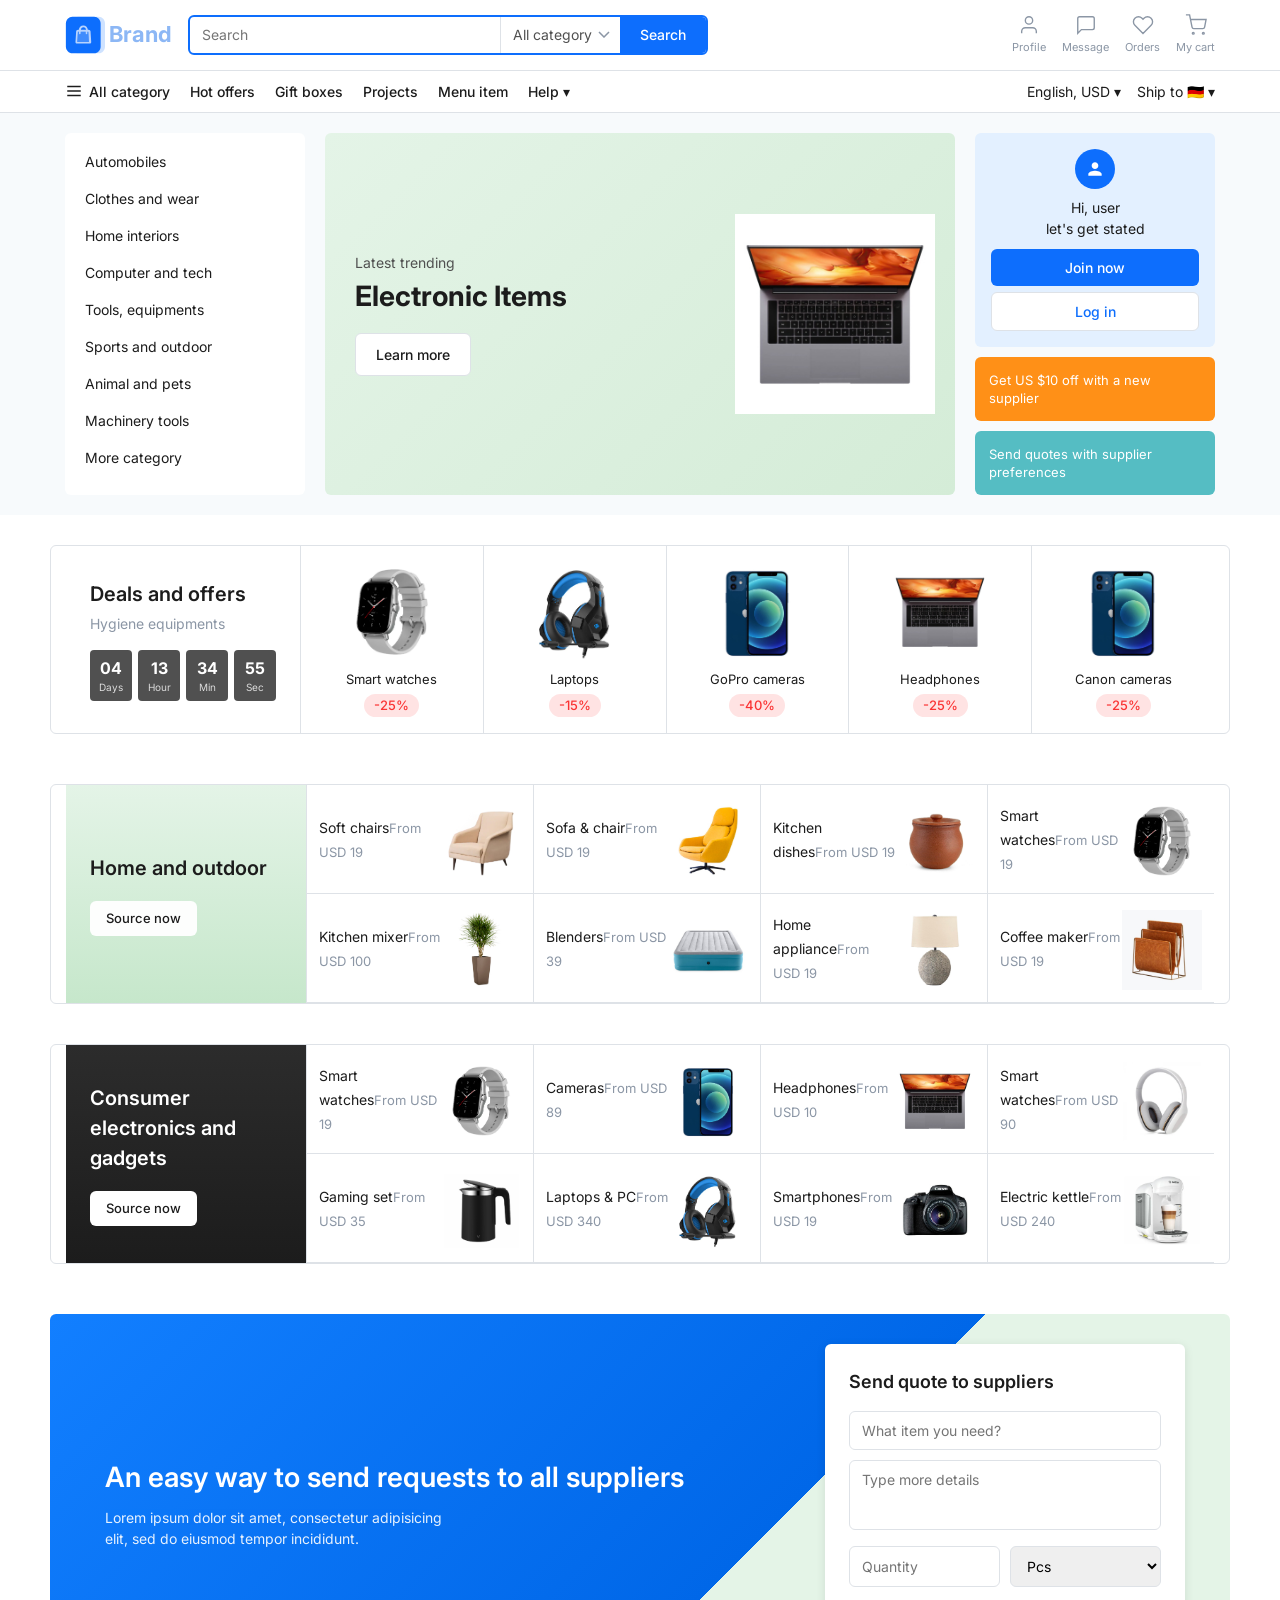
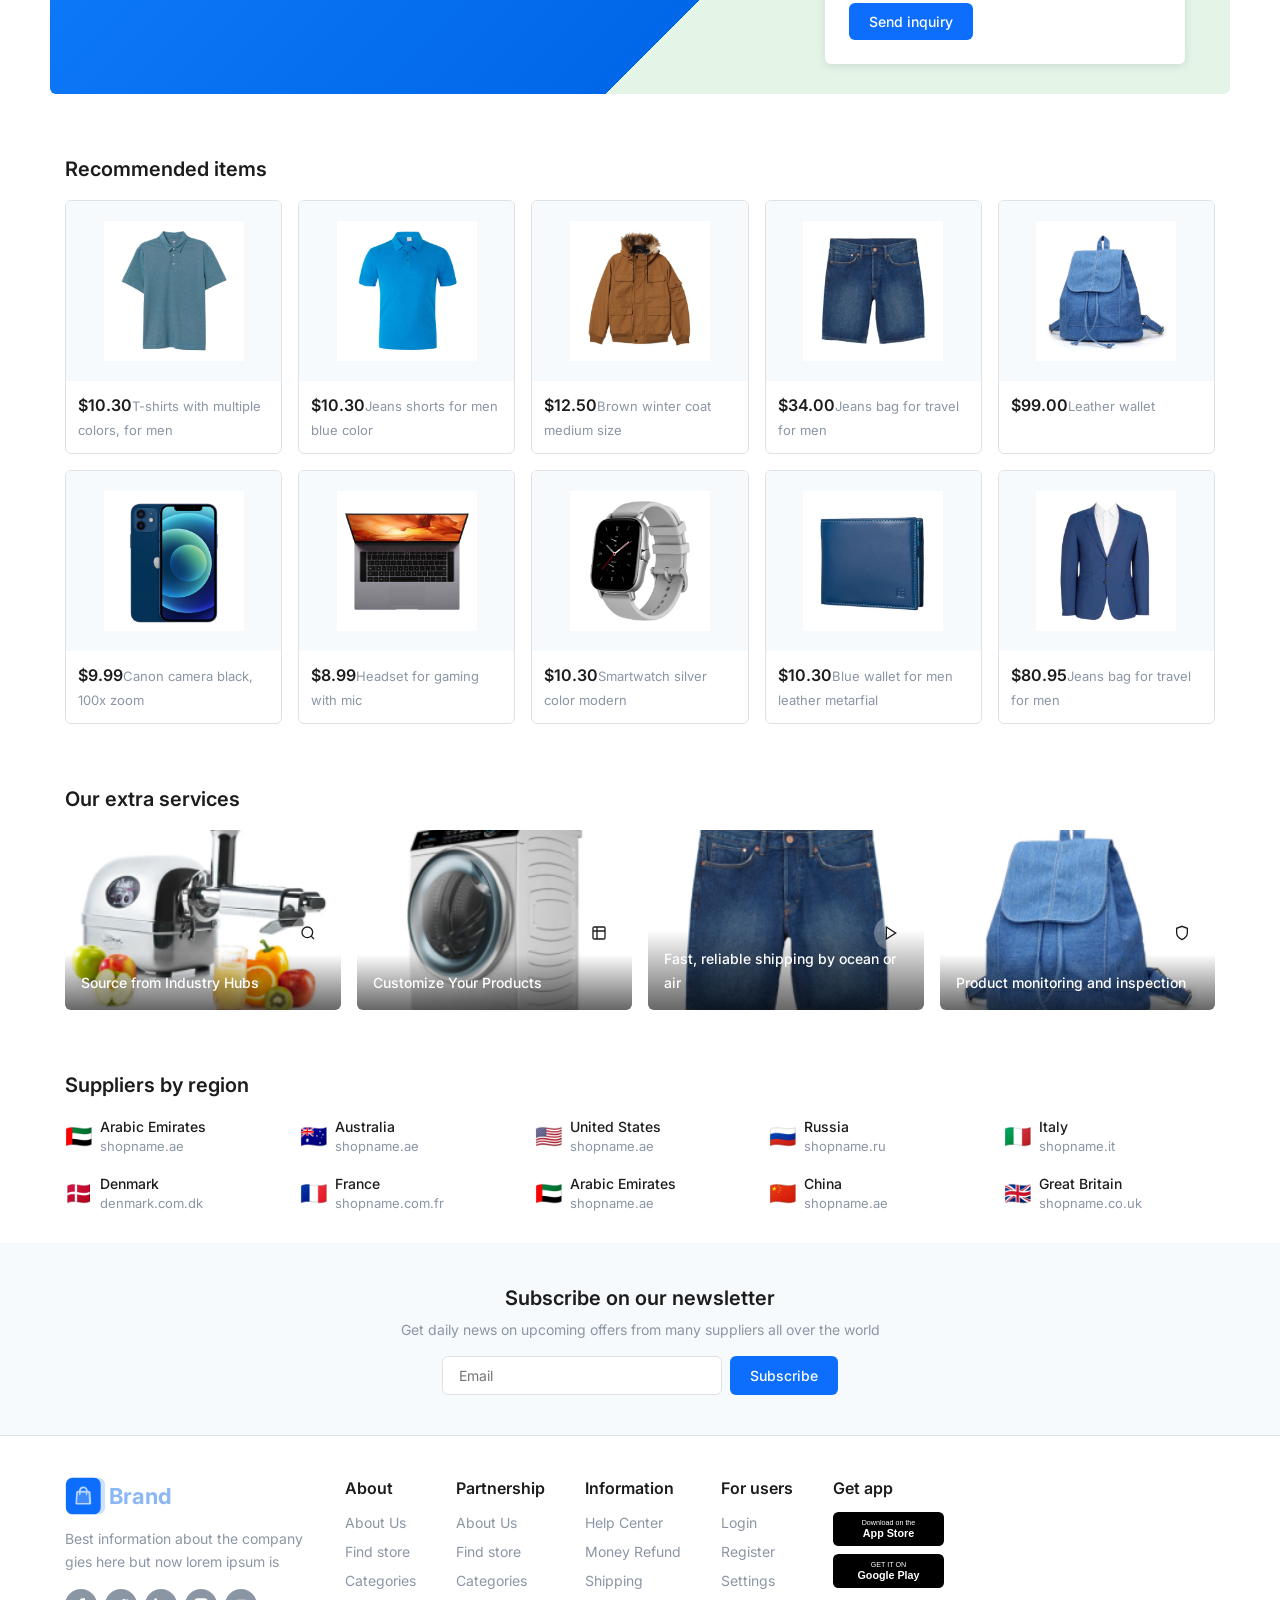
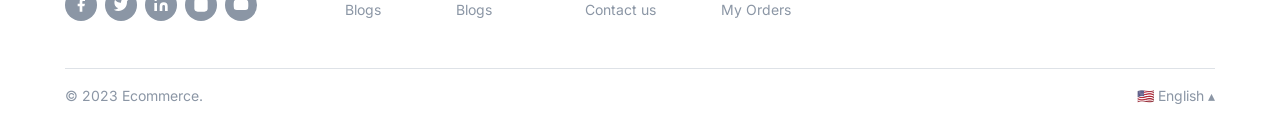
<file: index.html>
<!DOCTYPE html>
<html lang="en">
<head>
<meta charset="UTF-8">
<meta name="viewport" content="width=device-width, initial-scale=1.0">
<title>Brand - Ecommerce</title>
<meta name="description" content="Shop the latest electronics, clothing, home & outdoor products. Get deals, send quotes to suppliers.">
<link rel="stylesheet" href="css/styles.css">
</head>
<body>

<!-- HEADER -->
<header class="header-main">
<div class="container">
  <a href="index.html" class="logo">
    <svg width="40" height="40" viewBox="0 0 46 46" fill="none"><path fill-rule="evenodd" clip-rule="evenodd" d="M15.125 2H38.875C42.81 2 46 5.526 46 9.875V36.125C46 40.474 42.81 44 38.875 44H15.125C11.19 44 8 40.474 8 36.125V9.875C8 5.526 11.19 2 15.125 2Z" fill="#0D6EFD" fill-opacity="0.2"/><path fill-rule="evenodd" clip-rule="evenodd" d="M8.5 2H33.5C37.642 2 41 5.526 41 9.875V36.125C41 40.474 37.642 44 33.5 44H8.5C4.358 44 1 40.474 1 36.125V9.875C1 5.526 4.358 2 8.5 2Z" fill="#0D6EFD"/><g opacity="0.7"><path opacity="0.3" fill-rule="evenodd" clip-rule="evenodd" d="M15.985 19.191H14.96c-.05 0-.128.074-.131.12l-.755 11.847 13.496-.003-.73-11.844c-.003-.047-.083-.12-.131-.12h-.981v2.055c0 .543-.44.983-.983.983a.983.983 0 01-.983-.983V19.19H18.04v2.055c0 .543-.44.983-.983.983a.983.983 0 01-.983-.983V19.19z" fill="#fff"/><path fill-rule="evenodd" clip-rule="evenodd" d="M21.122 12c2.835 0 5.136 2.301 5.136 5.011l.98.002c1.136 0 2.072.879 2.14 1.96l.77 11.952c.068 1.081-.754 1.958-1.887 1.958H13.926c-1.132 0-1.955-.879-1.887-1.958l.77-11.953c.068-1.08 1.001-1.958 2.14-1.958h.98c0-2.713 2.303-5.011 5.014-5.011zm3.081 5.137c0-1.7-1.321-3.082-2.948-3.082-1.599 0-2.922 1.321-2.922 2.946l6.006.003-.136.072zM15.985 19.19H14.96c-.05 0-.128.074-.131.12l-.755 11.848 13.496-.003-.73-11.844c-.003-.047-.083-.12-.131-.12h-.981v2.055c0 .543-.44.983-.983.983a.983.983 0 01-.983-.983V19.19H18.04v2.055c0 .543-.44.983-.983.983a.983.983 0 01-.983-.983V19.19z" fill="#fff"/></g></svg>
    <span style="font-size:22px;font-weight:700;color:#8CB7F5;margin-left:4px">Brand</span>
  </a>
  <div class="search-bar">
    <input type="text" placeholder="Search">
    <select><option>All category</option></select>
    <button class="btn-search">Search</button>
  </div>
  <div class="header-icons">
    <a href="#"><svg viewBox="0 0 24 24" fill="none" stroke="currentColor" stroke-width="1.5"><path d="M20 21v-2a4 4 0 00-4-4H8a4 4 0 00-4 4v2"/><circle cx="12" cy="7" r="4"/></svg>Profile</a>
    <a href="#"><svg viewBox="0 0 24 24" fill="none" stroke="currentColor" stroke-width="1.5"><path d="M21 15a2 2 0 01-2 2H7l-4 4V5a2 2 0 012-2h14a2 2 0 012 2z"/></svg>Message</a>
    <a href="#"><svg viewBox="0 0 24 24" fill="none" stroke="currentColor" stroke-width="1.5"><path d="M20.84 4.61a5.5 5.5 0 00-7.78 0L12 5.67l-1.06-1.06a5.5 5.5 0 00-7.78 7.78l1.06 1.06L12 21.23l7.78-7.78 1.06-1.06a5.5 5.5 0 000-7.78z"/></svg>Orders</a>
    <a href="cart.html"><svg viewBox="0 0 24 24" fill="none" stroke="currentColor" stroke-width="1.5"><circle cx="9" cy="21" r="1"/><circle cx="20" cy="21" r="1"/><path d="M1 1h4l2.68 13.39a2 2 0 002 1.61h9.72a2 2 0 002-1.61L23 6H6"/></svg>My cart</a>
  </div>
</div>
</header>

<!-- SECONDARY NAV -->
<nav class="nav-secondary">
<div class="container">
  <div class="nav-links">
    <a href="#" class="all-category"><svg viewBox="0 0 24 24" fill="none" stroke="currentColor" stroke-width="2"><line x1="3" y1="6" x2="21" y2="6"/><line x1="3" y1="12" x2="21" y2="12"/><line x1="3" y1="18" x2="21" y2="18"/></svg> All category</a>
    <a href="#">Hot offers</a>
    <a href="#">Gift boxes</a>
    <a href="#">Projects</a>
    <a href="#">Menu item</a>
    <a href="#">Help ▾</a>
  </div>
  <div class="nav-right">
    <span class="lang">English, USD ▾</span>
    <span class="ship">Ship to 🇩🇪 ▾</span>
  </div>
</div>
</nav>

<!-- HERO -->
<section class="hero">
<div class="container">
  <aside class="hero-sidebar">
    <a href="listing-grid.html">Automobiles</a>
    <a href="listing-grid.html">Clothes and wear</a>
    <a href="listing-grid.html">Home interiors</a>
    <a href="listing-grid.html">Computer and tech</a>
    <a href="listing-grid.html">Tools, equipments</a>
    <a href="listing-grid.html">Sports and outdoor</a>
    <a href="listing-grid.html">Animal and pets</a>
    <a href="listing-grid.html">Machinery tools</a>
    <a href="listing-grid.html">More category</a>
  </aside>
  <div class="hero-banner">
    <div class="hero-banner-text">
      <p>Latest trending</p>
      <h2>Electronic Items</h2>
      <a href="listing-grid.html" class="btn-learn">Learn more</a>
    </div>
    <img src="design system/Image/tech/7.jpg" alt="Electronics" class="hero-banner-img">
  </div>
  <div class="hero-right">
    <div class="hero-user">
      <div class="avatar"><svg viewBox="0 0 24 24" fill="currentColor"><path d="M12 12c2.21 0 4-1.79 4-4s-1.79-4-4-4-4 1.79-4 4 1.79 4 4 4zm0 2c-2.67 0-8 1.34-8 4v2h16v-2c0-2.66-5.33-4-8-4z"/></svg></div>
      <p>Hi, user<br>let's get stated</p>
      <a href="#" class="btn-join">Join now</a>
      <a href="#" class="btn-login">Log in</a>
    </div>
    <div class="hero-promo orange">Get US $10 off with a new supplier</div>
    <div class="hero-promo teal">Send quotes with supplier preferences</div>
  </div>
</div>
</section>

<!-- DEALS -->
<section class="deals">
<div class="container">
  <div class="deals-info">
    <h3>Deals and offers</h3>
    <p>Hygiene equipments</p>
    <div class="deals-timer">
      <div class="t"><span class="num" id="d-days">04</span><span class="lbl">Days</span></div>
      <div class="t"><span class="num" id="d-hours">13</span><span class="lbl">Hour</span></div>
      <div class="t"><span class="num" id="d-mins">34</span><span class="lbl">Min</span></div>
      <div class="t"><span class="num" id="d-secs">56</span><span class="lbl">Sec</span></div>
    </div>
  </div>
  <div class="deals-item"><img src="design system/Image/tech/8.jpg" alt="Smart watches"><span class="name">Smart watches</span><span class="badge">-25%</span></div>
  <div class="deals-item"><img src="design system/Image/tech/5.jpg" alt="Laptops"><span class="name">Laptops</span><span class="badge">-15%</span></div>
  <div class="deals-item"><img src="design system/Image/tech/4.jpg" alt="GoPro cameras"><span class="name">GoPro cameras</span><span class="badge">-40%</span></div>
  <div class="deals-item"><img src="design system/Image/tech/7.jpg" alt="Headphones"><span class="name">Headphones</span><span class="badge">-25%</span></div>
  <div class="deals-item"><img src="design system/Image/tech/4.jpg" alt="Canon cameras"><span class="name">Canon cameras</span><span class="badge">-25%</span></div>
</div>
</section>

<!-- HOME AND OUTDOOR -->
<section class="cat-section">
<div class="container">
  <div class="cat-banner green">
    <h3>Home and outdoor</h3>
    <a href="listing-grid.html" class="btn-source">Source now</a>
  </div>
  <div class="cat-grid">
    <div class="cat-grid-item"><div class="info"><span class="name">Soft chairs</span><span class="price">From USD 19</span></div><img src="design system/Image/interior/1.jpg" alt="Soft chairs"></div>
    <div class="cat-grid-item"><div class="info"><span class="name">Sofa & chair</span><span class="price">From USD 19</span></div><img src="design system/Image/interior/2.jpg" alt="Sofa"></div>
    <div class="cat-grid-item"><div class="info"><span class="name">Kitchen dishes</span><span class="price">From USD 19</span></div><img src="design system/Image/interior/3.jpg" alt="Kitchen"></div>
    <div class="cat-grid-item"><div class="info"><span class="name">Smart watches</span><span class="price">From USD 19</span></div><img src="design system/Image/tech/8.jpg" alt="Watches"></div>
    <div class="cat-grid-item"><div class="info"><span class="name">Kitchen mixer</span><span class="price">From USD 100</span></div><img src="design system/Image/interior/4.jpg" alt="Mixer"></div>
    <div class="cat-grid-item"><div class="info"><span class="name">Blenders</span><span class="price">From USD 39</span></div><img src="design system/Image/interior/5.jpg" alt="Blenders"></div>
    <div class="cat-grid-item"><div class="info"><span class="name">Home appliance</span><span class="price">From USD 19</span></div><img src="design system/Image/interior/6.jpg" alt="Appliance"></div>
    <div class="cat-grid-item"><div class="info"><span class="name">Coffee maker</span><span class="price">From USD 19</span></div><img src="design system/Image/interior/7.jpg" alt="Coffee"></div>
  </div>
</div>
</section>

<!-- CONSUMER ELECTRONICS -->
<section class="cat-section">
<div class="container">
  <div class="cat-banner dark">
    <h3>Consumer electronics and gadgets</h3>
    <a href="listing-grid.html" class="btn-source">Source now</a>
  </div>
  <div class="cat-grid">
    <div class="cat-grid-item"><div class="info"><span class="name">Smart watches</span><span class="price">From USD 19</span></div><img src="design system/Image/tech/8.jpg" alt="Watches"></div>
    <div class="cat-grid-item"><div class="info"><span class="name">Cameras</span><span class="price">From USD 89</span></div><img src="design system/Image/tech/4.jpg" alt="Cameras"></div>
    <div class="cat-grid-item"><div class="info"><span class="name">Headphones</span><span class="price">From USD 10</span></div><img src="design system/Image/tech/7.jpg" alt="Headphones"></div>
    <div class="cat-grid-item"><div class="info"><span class="name">Smart watches</span><span class="price">From USD 90</span></div><img src="design system/Image/tech/9.jpg" alt="Watches"></div>
    <div class="cat-grid-item"><div class="info"><span class="name">Gaming set</span><span class="price">From USD 35</span></div><img src="design system/Image/tech/10.jpg" alt="Gaming"></div>
    <div class="cat-grid-item"><div class="info"><span class="name">Laptops & PC</span><span class="price">From USD 340</span></div><img src="design system/Image/tech/5.jpg" alt="Laptops"></div>
    <div class="cat-grid-item"><div class="info"><span class="name">Smartphones</span><span class="price">From USD 19</span></div><img src="design system/Image/tech/6.jpg" alt="Phones"></div>
    <div class="cat-grid-item"><div class="info"><span class="name">Electric kettle</span><span class="price">From USD 240</span></div><img src="design system/Image/interior/8.jpg" alt="Kettle"></div>
  </div>
</div>
</section>

<!-- SUPPLIER QUOTE -->
<section class="supplier-quote">
<div class="container">
  <div class="supplier-left">
    <h2>An easy way to send requests to all suppliers</h2>
    <p>Lorem ipsum dolor sit amet, consectetur adipisicing elit, sed do eiusmod tempor incididunt.</p>
  </div>
  <div class="supplier-form-wrap">
    <form class="supplier-form">
      <h4>Send quote to suppliers</h4>
      <input type="text" placeholder="What item you need?">
      <textarea placeholder="Type more details"></textarea>
      <div class="row">
        <input type="text" placeholder="Quantity">
        <select><option>Pcs</option></select>
      </div>
      <button type="button" class="btn-inquiry">Send inquiry</button>
    </form>
  </div>
</div>
</section>

<!-- RECOMMENDED -->
<section class="recommended">
<div class="container">
  <h3>Recommended items</h3>
  <div class="rec-grid">
    <div class="rec-card"><div class="img-wrap"><img src="design system/Image/cloth/1.jpg" alt="T-shirt"></div><div class="info"><span class="price">$10.30</span><span class="desc">T-shirts with multiple colors, for men</span></div></div>
    <div class="rec-card"><div class="img-wrap"><img src="design system/Image/cloth/2.jpg" alt="Shorts"></div><div class="info"><span class="price">$10.30</span><span class="desc">Jeans shorts for men blue color</span></div></div>
    <div class="rec-card"><div class="img-wrap"><img src="design system/Image/cloth/3.jpg" alt="Coat"></div><div class="info"><span class="price">$12.50</span><span class="desc">Brown winter coat medium size</span></div></div>
    <div class="rec-card"><div class="img-wrap"><img src="design system/Image/cloth/4.jpg" alt="Bag"></div><div class="info"><span class="price">$34.00</span><span class="desc">Jeans bag for travel for men</span></div></div>
    <div class="rec-card"><div class="img-wrap"><img src="design system/Image/cloth/5.jpg" alt="Wallet"></div><div class="info"><span class="price">$99.00</span><span class="desc">Leather wallet</span></div></div>
    <div class="rec-card"><div class="img-wrap"><img src="design system/Image/tech/4.jpg" alt="Camera"></div><div class="info"><span class="price">$9.99</span><span class="desc">Canon camera black, 100x zoom</span></div></div>
    <div class="rec-card"><div class="img-wrap"><img src="design system/Image/tech/7.jpg" alt="Headset"></div><div class="info"><span class="price">$8.99</span><span class="desc">Headset for gaming with mic</span></div></div>
    <div class="rec-card"><div class="img-wrap"><img src="design system/Image/tech/8.jpg" alt="Watch"></div><div class="info"><span class="price">$10.30</span><span class="desc">Smartwatch silver color modern</span></div></div>
    <div class="rec-card"><div class="img-wrap"><img src="design system/Image/cloth/6.jpg" alt="Wallet"></div><div class="info"><span class="price">$10.30</span><span class="desc">Blue wallet for men leather metarfial</span></div></div>
    <div class="rec-card"><div class="img-wrap"><img src="design system/Image/cloth/7.jpg" alt="Bag"></div><div class="info"><span class="price">$80.95</span><span class="desc">Jeans bag for travel for men</span></div></div>
  </div>
</div>
</section>

<!-- SERVICES -->
<section class="services">
<div class="container">
  <h3>Our extra services</h3>
  <div class="services-grid">
    <div class="service-card"><img src="design system/Image/interior/9.jpg" alt="Source"><div class="icon-circle"><svg viewBox="0 0 24 24" fill="currentColor"><circle cx="11" cy="11" r="8" fill="none" stroke="currentColor" stroke-width="2"/><line x1="21" y1="21" x2="16.65" y2="16.65" stroke="currentColor" stroke-width="2"/></svg></div><div class="overlay"><span class="label">Source from Industry Hubs</span></div></div>
    <div class="service-card"><img src="design system/Image/interior/10.jpg" alt="Customize"><div class="icon-circle"><svg viewBox="0 0 24 24" fill="currentColor"><rect x="3" y="3" width="18" height="18" rx="2" fill="none" stroke="currentColor" stroke-width="2"/><path d="M9 3v18M3 9h18" stroke="currentColor" stroke-width="2"/></svg></div><div class="overlay"><span class="label">Customize Your Products</span></div></div>
    <div class="service-card"><img src="design system/Image/cloth/4.jpg" alt="Shipping"><div class="icon-circle"><svg viewBox="0 0 24 24" fill="none" stroke="currentColor" stroke-width="2"><polygon points="5 3 19 12 5 21 5 3"/></svg></div><div class="overlay"><span class="label">Fast, reliable shipping by ocean or air</span></div></div>
    <div class="service-card"><img src="design system/Image/cloth/5.jpg" alt="Monitoring"><div class="icon-circle"><svg viewBox="0 0 24 24" fill="none" stroke="currentColor" stroke-width="2"><path d="M12 22s8-4 8-10V5l-8-3-8 3v7c0 6 8 10 8 10z"/></svg></div><div class="overlay"><span class="label">Product monitoring and inspection</span></div></div>
  </div>
</div>
</section>

<!-- SUPPLIERS BY REGION -->
<section class="regions">
<div class="container">
  <h3>Suppliers by region</h3>
  <div class="regions-grid">
    <div class="region"><span style="font-size:22px">🇦🇪</span><div><div class="r-name">Arabic Emirates</div><div class="r-url">shopname.ae</div></div></div>
    <div class="region"><span style="font-size:22px">🇦🇺</span><div><div class="r-name">Australia</div><div class="r-url">shopname.ae</div></div></div>
    <div class="region"><span style="font-size:22px">🇺🇸</span><div><div class="r-name">United States</div><div class="r-url">shopname.ae</div></div></div>
    <div class="region"><span style="font-size:22px">🇷🇺</span><div><div class="r-name">Russia</div><div class="r-url">shopname.ru</div></div></div>
    <div class="region"><span style="font-size:22px">🇮🇹</span><div><div class="r-name">Italy</div><div class="r-url">shopname.it</div></div></div>
    <div class="region"><span style="font-size:22px">🇩🇰</span><div><div class="r-name">Denmark</div><div class="r-url">denmark.com.dk</div></div></div>
    <div class="region"><span style="font-size:22px">🇫🇷</span><div><div class="r-name">France</div><div class="r-url">shopname.com.fr</div></div></div>
    <div class="region"><span style="font-size:22px">🇦🇪</span><div><div class="r-name">Arabic Emirates</div><div class="r-url">shopname.ae</div></div></div>
    <div class="region"><span style="font-size:22px">🇨🇳</span><div><div class="r-name">China</div><div class="r-url">shopname.ae</div></div></div>
    <div class="region"><span style="font-size:22px">🇬🇧</span><div><div class="r-name">Great Britain</div><div class="r-url">shopname.co.uk</div></div></div>
  </div>
</div>
</section>

<!-- NEWSLETTER -->
<section class="newsletter">
<div class="container">
  <h3>Subscribe on our newsletter</h3>
  <p>Get daily news on upcoming offers from many suppliers all over the world</p>
  <div class="newsletter-form">
    <input type="email" placeholder="Email">
    <button type="button">Subscribe</button>
  </div>
</div>
</section>

<!-- FOOTER -->
<footer class="footer">
<div class="container">
  <div class="footer-top">
    <div class="footer-brand">
      <a href="index.html" class="logo">
        <svg width="40" height="40" viewBox="0 0 46 46" fill="none"><path fill-rule="evenodd" clip-rule="evenodd" d="M15.125 2H38.875C42.81 2 46 5.526 46 9.875V36.125C46 40.474 42.81 44 38.875 44H15.125C11.19 44 8 40.474 8 36.125V9.875C8 5.526 11.19 2 15.125 2Z" fill="#0D6EFD" fill-opacity="0.2"/><path fill-rule="evenodd" clip-rule="evenodd" d="M8.5 2H33.5C37.642 2 41 5.526 41 9.875V36.125C41 40.474 37.642 44 33.5 44H8.5C4.358 44 1 40.474 1 36.125V9.875C1 5.526 4.358 2 8.5 2Z" fill="#0D6EFD"/><g opacity="0.7"><path opacity="0.3" fill-rule="evenodd" clip-rule="evenodd" d="M15.985 19.191H14.96c-.05 0-.128.074-.131.12l-.755 11.847 13.496-.003-.73-11.844c-.003-.047-.083-.12-.131-.12h-.981v2.055c0 .543-.44.983-.983.983a.983.983 0 01-.983-.983V19.19H18.04v2.055c0 .543-.44.983-.983.983a.983.983 0 01-.983-.983V19.19z" fill="#fff"/><path fill-rule="evenodd" clip-rule="evenodd" d="M21.122 12c2.835 0 5.136 2.301 5.136 5.011l.98.002c1.136 0 2.072.879 2.14 1.96l.77 11.952c.068 1.081-.754 1.958-1.887 1.958H13.926c-1.132 0-1.955-.879-1.887-1.958l.77-11.953c.068-1.08 1.001-1.958 2.14-1.958h.98c0-2.713 2.303-5.011 5.014-5.011zm3.081 5.137c0-1.7-1.321-3.082-2.948-3.082-1.599 0-2.922 1.321-2.922 2.946l6.006.003-.136.072zM15.985 19.19H14.96c-.05 0-.128.074-.131.12l-.755 11.848 13.496-.003-.73-11.844c-.003-.047-.083-.12-.131-.12h-.981v2.055c0 .543-.44.983-.983.983a.983.983 0 01-.983-.983V19.19H18.04v2.055c0 .543-.44.983-.983.983a.983.983 0 01-.983-.983V19.19z" fill="#fff"/></g></svg>
        <span style="font-size:22px;font-weight:700;color:#8CB7F5;margin-left:4px">Brand</span>
      </a>
      <p>Best information about the company gies here but now lorem ipsum is</p>
      <div class="footer-social">
        <a href="#"><svg viewBox="0 0 24 24"><path d="M18 2h-3a5 5 0 00-5 5v3H7v4h3v8h4v-8h3l1-4h-4V7a1 1 0 011-1h3z"/></svg></a>
        <a href="#"><svg viewBox="0 0 24 24"><path d="M23 3a10.9 10.9 0 01-3.14 1.53 4.48 4.48 0 00-7.86 3v1A10.66 10.66 0 013 4s-4 9 5 13a11.64 11.64 0 01-7 2c9 5 20 0 20-11.5a4.5 4.5 0 00-.08-.83A7.72 7.72 0 0023 3z"/></svg></a>
        <a href="#"><svg viewBox="0 0 24 24"><path d="M16 8a6 6 0 016 6v7h-4v-7a2 2 0 00-2-2 2 2 0 00-2 2v7h-4v-7a6 6 0 016-6z"/><rect x="2" y="9" width="4" height="12"/><circle cx="4" cy="4" r="2"/></svg></a>
        <a href="#"><svg viewBox="0 0 24 24"><rect x="2" y="2" width="20" height="20" rx="5"/><path d="M16 11.37A4 4 0 1112.63 8 4 4 0 0116 11.37z"/><circle cx="17.5" cy="6.5" r="1.5"/></svg></a>
        <a href="#"><svg viewBox="0 0 24 24"><path d="M22.54 6.42a2.78 2.78 0 00-1.94-2C18.88 4 12 4 12 4s-6.88 0-8.6.46a2.78 2.78 0 00-1.94 2A29 29 0 001 11.75a29 29 0 00.46 5.33A2.78 2.78 0 003.4 19.1C5.12 19.56 12 19.56 12 19.56s6.88 0 8.6-.46a2.78 2.78 0 001.94-2 29 29 0 00.46-5.25 29 29 0 00-.46-5.43z"/><polygon points="9.75 15.02 15.5 11.75 9.75 8.48 9.75 15.02"/></svg></a>
      </div>
    </div>
    <div class="footer-col"><h4>About</h4><a href="#">About Us</a><a href="#">Find store</a><a href="#">Categories</a><a href="#">Blogs</a></div>
    <div class="footer-col"><h4>Partnership</h4><a href="#">About Us</a><a href="#">Find store</a><a href="#">Categories</a><a href="#">Blogs</a></div>
    <div class="footer-col"><h4>Information</h4><a href="#">Help Center</a><a href="#">Money Refund</a><a href="#">Shipping</a><a href="#">Contact us</a></div>
    <div class="footer-col"><h4>For users</h4><a href="#">Login</a><a href="#">Register</a><a href="#">Settings</a><a href="#">My Orders</a></div>
    <div class="footer-col"><h4>Get app</h4><div class="footer-apps"><img src="data:image/svg+xml,%3Csvg xmlns='http://www.w3.org/2000/svg' width='124' height='38' rx='6'%3E%3Crect width='124' height='38' rx='6' fill='%23000'/%3E%3Ctext x='62' y='15' text-anchor='middle' fill='%23fff' font-size='8' font-family='sans-serif'%3EDownload on the%3C/text%3E%3Ctext x='62' y='28' text-anchor='middle' fill='%23fff' font-size='12' font-weight='bold' font-family='sans-serif'%3EApp Store%3C/text%3E%3C/svg%3E" alt="App Store"><img src="data:image/svg+xml,%3Csvg xmlns='http://www.w3.org/2000/svg' width='124' height='38' rx='6'%3E%3Crect width='124' height='38' rx='6' fill='%23000'/%3E%3Ctext x='62' y='15' text-anchor='middle' fill='%23fff' font-size='8' font-family='sans-serif'%3EGET IT ON%3C/text%3E%3Ctext x='62' y='28' text-anchor='middle' fill='%23fff' font-size='12' font-weight='bold' font-family='sans-serif'%3EGoogle Play%3C/text%3E%3C/svg%3E" alt="Google Play"></div></div>
  </div>
  <div class="footer-bottom">
    <span>© 2023 Ecommerce.</span>
    <span class="lang-sel">🇺🇸 English ▴</span>
  </div>
</div>
</footer>

<script src="js/main.js"></script>
</body>
</html>
</file>
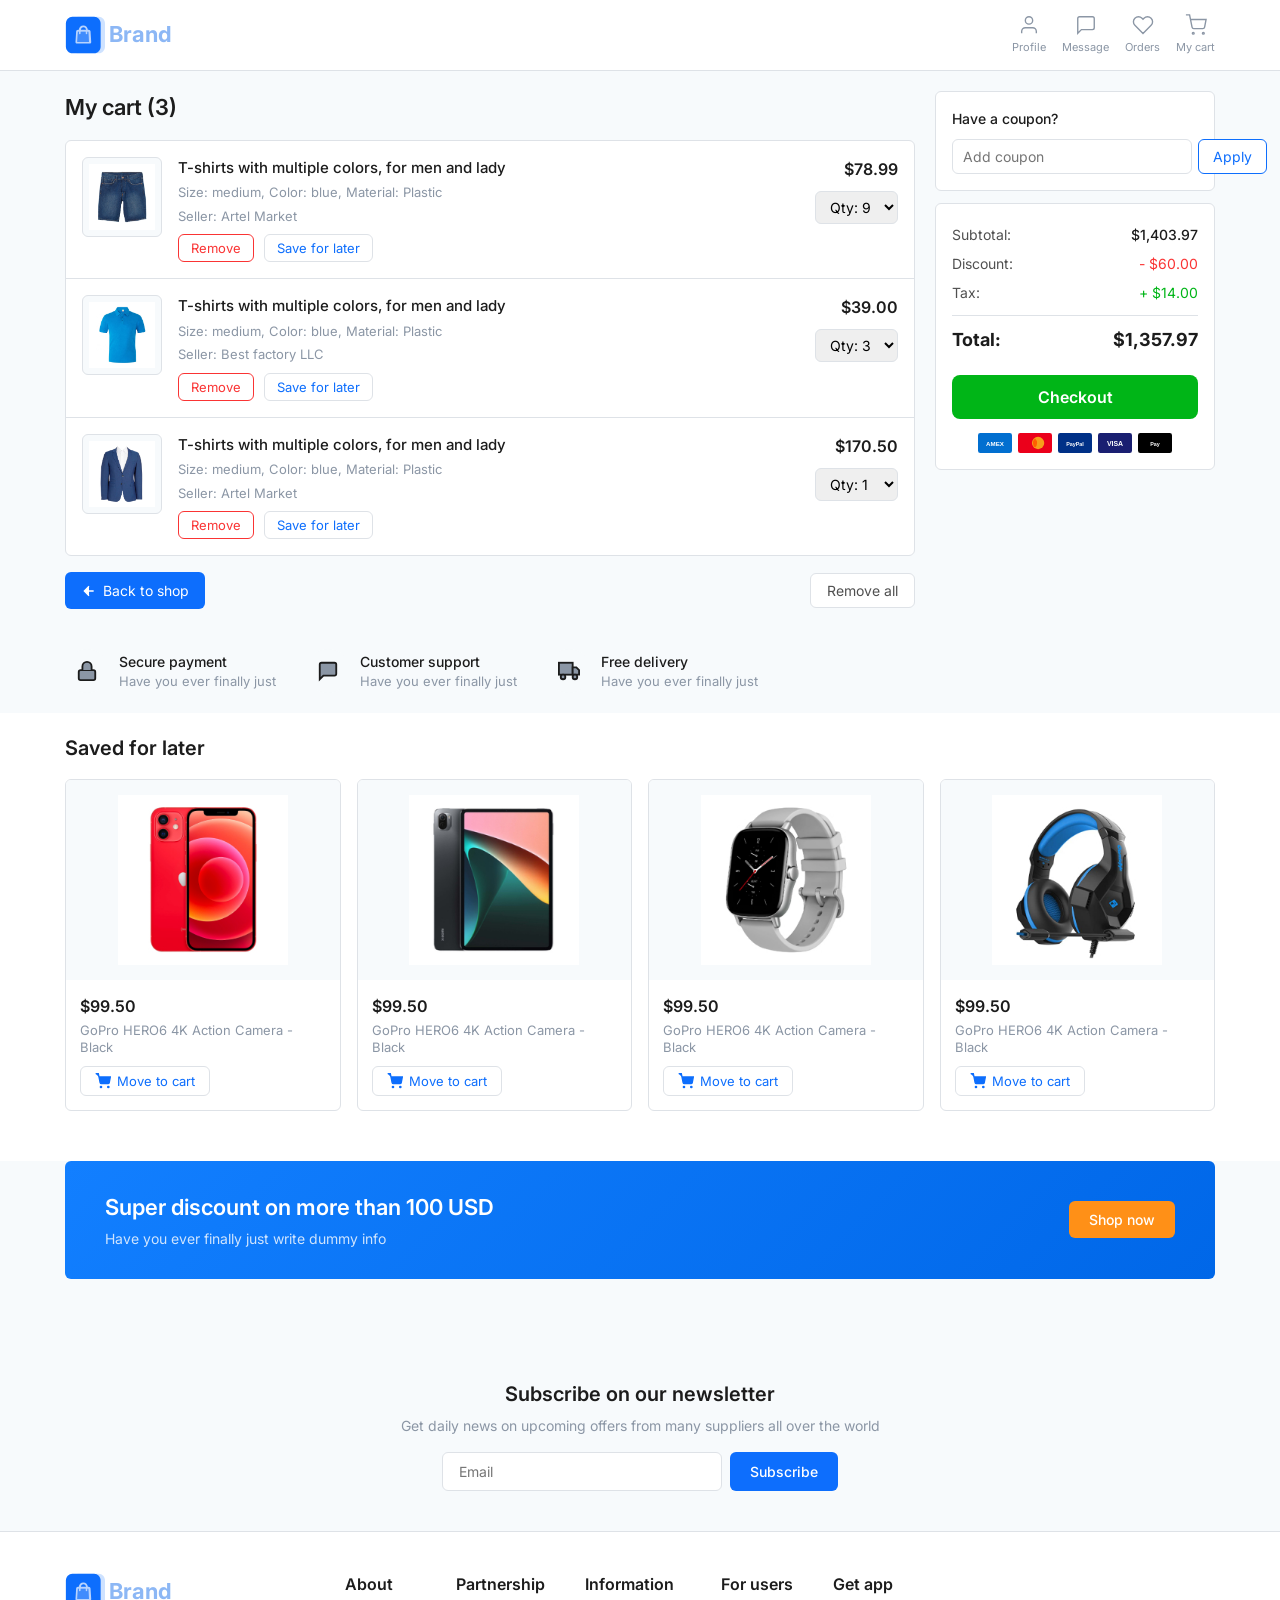
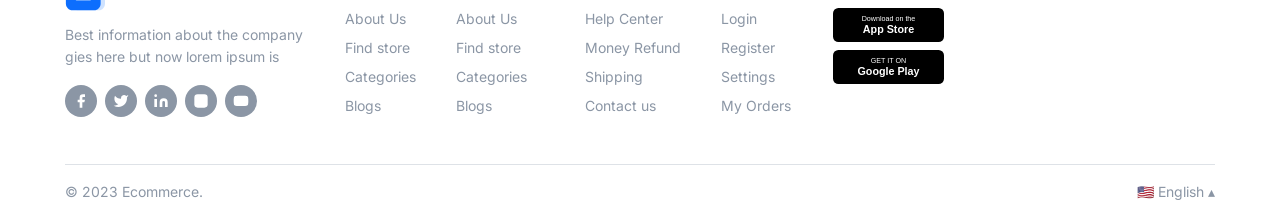
<file: cart.html>
<!DOCTYPE html>
<html lang="en">
<head>
<meta charset="UTF-8">
<meta name="viewport" content="width=device-width, initial-scale=1.0">
<title>My Cart - Brand</title>
<meta name="description" content="Review your shopping cart, apply coupons, and checkout securely.">
<link rel="stylesheet" href="css/styles.css">
</head>
<body>

<!-- HEADER (simplified - no search bar, no secondary nav) -->
<header class="header-main">
<div class="container">
  <a href="index.html" class="logo">
    <svg width="40" height="40" viewBox="0 0 46 46" fill="none"><path fill-rule="evenodd" clip-rule="evenodd" d="M15.125 2H38.875C42.81 2 46 5.526 46 9.875V36.125C46 40.474 42.81 44 38.875 44H15.125C11.19 44 8 40.474 8 36.125V9.875C8 5.526 11.19 2 15.125 2Z" fill="#0D6EFD" fill-opacity="0.2"/><path fill-rule="evenodd" clip-rule="evenodd" d="M8.5 2H33.5C37.642 2 41 5.526 41 9.875V36.125C41 40.474 37.642 44 33.5 44H8.5C4.358 44 1 40.474 1 36.125V9.875C1 5.526 4.358 2 8.5 2Z" fill="#0D6EFD"/><g opacity="0.7"><path opacity="0.3" fill-rule="evenodd" clip-rule="evenodd" d="M15.985 19.191H14.96c-.05 0-.128.074-.131.12l-.755 11.847 13.496-.003-.73-11.844c-.003-.047-.083-.12-.131-.12h-.981v2.055c0 .543-.44.983-.983.983a.983.983 0 01-.983-.983V19.19H18.04v2.055c0 .543-.44.983-.983.983a.983.983 0 01-.983-.983V19.19z" fill="#fff"/><path fill-rule="evenodd" clip-rule="evenodd" d="M21.122 12c2.835 0 5.136 2.301 5.136 5.011l.98.002c1.136 0 2.072.879 2.14 1.96l.77 11.952c.068 1.081-.754 1.958-1.887 1.958H13.926c-1.132 0-1.955-.879-1.887-1.958l.77-11.953c.068-1.08 1.001-1.958 2.14-1.958h.98c0-2.713 2.303-5.011 5.014-5.011zm3.081 5.137c0-1.7-1.321-3.082-2.948-3.082-1.599 0-2.922 1.321-2.922 2.946l6.006.003-.136.072zM15.985 19.19H14.96c-.05 0-.128.074-.131.12l-.755 11.848 13.496-.003-.73-11.844c-.003-.047-.083-.12-.131-.12h-.981v2.055c0 .543-.44.983-.983.983a.983.983 0 01-.983-.983V19.19H18.04v2.055c0 .543-.44.983-.983.983a.983.983 0 01-.983-.983V19.19z" fill="#fff"/></g></svg>
    <span style="font-size:22px;font-weight:700;color:#8CB7F5;margin-left:4px">Brand</span>
  </a>
  <div class="header-icons" style="margin-left:auto">
    <a href="#"><svg viewBox="0 0 24 24" fill="none" stroke="currentColor" stroke-width="1.5"><path d="M20 21v-2a4 4 0 00-4-4H8a4 4 0 00-4 4v2"/><circle cx="12" cy="7" r="4"/></svg>Profile</a>
    <a href="#"><svg viewBox="0 0 24 24" fill="none" stroke="currentColor" stroke-width="1.5"><path d="M21 15a2 2 0 01-2 2H7l-4 4V5a2 2 0 012-2h14a2 2 0 012 2z"/></svg>Message</a>
    <a href="#"><svg viewBox="0 0 24 24" fill="none" stroke="currentColor" stroke-width="1.5"><path d="M20.84 4.61a5.5 5.5 0 00-7.78 0L12 5.67l-1.06-1.06a5.5 5.5 0 00-7.78 7.78l1.06 1.06L12 21.23l7.78-7.78 1.06-1.06a5.5 5.5 0 000-7.78z"/></svg>Orders</a>
    <a href="cart.html"><svg viewBox="0 0 24 24" fill="none" stroke="currentColor" stroke-width="1.5"><circle cx="9" cy="21" r="1"/><circle cx="20" cy="21" r="1"/><path d="M1 1h4l2.68 13.39a2 2 0 002 1.61h9.72a2 2 0 002-1.61L23 6H6"/></svg>My cart</a>
  </div>
</div>
</header>

<!-- CART PAGE -->
<section class="cart-page">
<div class="container">

  <!-- CART MAIN -->
  <div class="cart-main">
    <h2>My cart (3)</h2>

    <div class="cart-items">
      <!-- Item 1 -->
      <div class="cart-item">
        <div class="img-wrap"><img src="design system/Image/cloth/4.jpg" alt="T-shirt"></div>
        <div class="details">
          <div class="item-title">T-shirts with multiple colors, for men and lady</div>
          <div class="item-meta">Size: medium, Color: blue, Material: Plastic</div>
          <div class="item-meta">Seller: Artel Market</div>
          <div class="item-actions">
            <button class="btn-remove">Remove</button>
            <button class="btn-save">Save for later</button>
          </div>
        </div>
        <div class="item-right">
          <div class="item-price">$78.99</div>
          <select class="qty-select">
            <option>Qty: 9</option>
            <option>Qty: 1</option>
            <option>Qty: 2</option>
            <option>Qty: 3</option>
            <option>Qty: 5</option>
          </select>
        </div>
      </div>

      <!-- Item 2 -->
      <div class="cart-item">
        <div class="img-wrap"><img src="design system/Image/cloth/2.jpg" alt="T-shirt"></div>
        <div class="details">
          <div class="item-title">T-shirts with multiple colors, for men and lady</div>
          <div class="item-meta">Size: medium, Color: blue, Material: Plastic</div>
          <div class="item-meta">Seller: Best factory LLC</div>
          <div class="item-actions">
            <button class="btn-remove">Remove</button>
            <button class="btn-save">Save for later</button>
          </div>
        </div>
        <div class="item-right">
          <div class="item-price">$39.00</div>
          <select class="qty-select">
            <option>Qty: 3</option>
            <option>Qty: 1</option>
            <option>Qty: 2</option>
            <option>Qty: 5</option>
          </select>
        </div>
      </div>

      <!-- Item 3 -->
      <div class="cart-item">
        <div class="img-wrap"><img src="design system/Image/cloth/7.jpg" alt="T-shirt"></div>
        <div class="details">
          <div class="item-title">T-shirts with multiple colors, for men and lady</div>
          <div class="item-meta">Size: medium, Color: blue, Material: Plastic</div>
          <div class="item-meta">Seller: Artel Market</div>
          <div class="item-actions">
            <button class="btn-remove">Remove</button>
            <button class="btn-save">Save for later</button>
          </div>
        </div>
        <div class="item-right">
          <div class="item-price">$170.50</div>
          <select class="qty-select">
            <option>Qty: 1</option>
            <option>Qty: 2</option>
            <option>Qty: 3</option>
            <option>Qty: 5</option>
          </select>
        </div>
      </div>
    </div>

    <!-- Cart Actions -->
    <div class="cart-actions">
      <a href="index.html" class="btn-back"><svg viewBox="0 0 24 24" fill="none" stroke="currentColor" stroke-width="2"><path d="M19 12H5M12 19l-7-7 7-7"/></svg> Back to shop</a>
      <button class="btn-removeall">Remove all</button>
    </div>
  </div>

  <!-- CART SIDEBAR -->
  <div class="cart-sidebar">
    <!-- Coupon Box -->
    <div class="coupon-box">
      <h4>Have a coupon?</h4>
      <div class="coupon-form">
        <input type="text" placeholder="Add coupon">
        <button class="btn-apply">Apply</button>
      </div>
    </div>

    <!-- Order Summary -->
    <div class="order-summary">
      <div class="summary-row">
        <span class="label">Subtotal:</span>
        <span class="value">$1,403.97</span>
      </div>
      <div class="summary-row">
        <span class="label">Discount:</span>
        <span class="discount">- $60.00</span>
      </div>
      <div class="summary-row">
        <span class="label">Tax:</span>
        <span class="tax">+ $14.00</span>
      </div>
      <div class="summary-total">
        <span>Total:</span>
        <span>$1,357.97</span>
      </div>
      <button class="btn-checkout">Checkout</button>
      <div class="payment-icons">
        <img src="data:image/svg+xml,%3Csvg xmlns='http://www.w3.org/2000/svg' width='44' height='26' rx='3'%3E%3Crect width='44' height='26' rx='3' fill='%23016FD0'/%3E%3Ctext x='22' y='17' text-anchor='middle' fill='%23fff' font-size='8' font-weight='bold' font-family='sans-serif'%3EAMEX%3C/text%3E%3C/svg%3E" alt="Amex">
        <img src="data:image/svg+xml,%3Csvg xmlns='http://www.w3.org/2000/svg' width='44' height='26' rx='3'%3E%3Crect width='44' height='26' rx='3' fill='%23EB001B'/%3E%3Ccircle cx='18' cy='13' r='8' fill='%23EB001B'/%3E%3Ccircle cx='26' cy='13' r='8' fill='%23F79E1B'/%3E%3Cpath d='M22 7a8 8 0 000 12 8 8 0 000-12z' fill='%23FF5F00'/%3E%3C/svg%3E" alt="Mastercard">
        <img src="data:image/svg+xml,%3Csvg xmlns='http://www.w3.org/2000/svg' width='44' height='26' rx='3'%3E%3Crect width='44' height='26' rx='3' fill='%23003087'/%3E%3Ctext x='22' y='17' text-anchor='middle' fill='%23fff' font-size='7' font-weight='bold' font-family='sans-serif'%3EPayPal%3C/text%3E%3C/svg%3E" alt="PayPal">
        <img src="data:image/svg+xml,%3Csvg xmlns='http://www.w3.org/2000/svg' width='44' height='26' rx='3'%3E%3Crect width='44' height='26' rx='3' fill='%231A1F71'/%3E%3Ctext x='22' y='17' text-anchor='middle' fill='%23fff' font-size='9' font-weight='bold' font-family='sans-serif'%3EVISA%3C/text%3E%3C/svg%3E" alt="Visa">
        <img src="data:image/svg+xml,%3Csvg xmlns='http://www.w3.org/2000/svg' width='44' height='26' rx='3'%3E%3Crect width='44' height='26' rx='3' fill='%23000'/%3E%3Ctext x='22' y='17' text-anchor='middle' fill='%23fff' font-size='7' font-weight='bold' font-family='sans-serif'%3EPay%3C/text%3E%3C/svg%3E" alt="Apple Pay">
      </div>
    </div>
  </div>

</div>
</section>

<!-- TRUST BADGES -->
<section class="cart-page" style="padding-top:0">
<div class="container">
  <div class="trust-badges">
    <div class="trust-badge">
      <div class="icon"><svg viewBox="0 0 24 24" fill="none" stroke="currentColor" stroke-width="2"><rect x="3" y="11" width="18" height="11" rx="2" ry="2"/><path d="M7 11V7a5 5 0 0110 0v4"/></svg></div>
      <div class="text"><h5>Secure payment</h5><p>Have you ever finally just</p></div>
    </div>
    <div class="trust-badge">
      <div class="icon"><svg viewBox="0 0 24 24" fill="none" stroke="currentColor" stroke-width="2"><path d="M21 15a2 2 0 01-2 2H7l-4 4V5a2 2 0 012-2h14a2 2 0 012 2z"/></svg></div>
      <div class="text"><h5>Customer support</h5><p>Have you ever finally just</p></div>
    </div>
    <div class="trust-badge">
      <div class="icon"><svg viewBox="0 0 24 24" fill="none" stroke="currentColor" stroke-width="2"><rect x="1" y="3" width="15" height="13"/><polygon points="16 8 20 8 23 11 23 16 16 16 16 8"/><circle cx="5.5" cy="18.5" r="2.5"/><circle cx="18.5" cy="18.5" r="2.5"/></svg></div>
      <div class="text"><h5>Free delivery</h5><p>Have you ever finally just</p></div>
    </div>
  </div>
</div>
</section>

<!-- SAVED FOR LATER -->
<section class="saved-later">
<div class="container">
  <h3>Saved for later</h3>
  <div class="saved-grid">
    <!-- Card 1 -->
    <div class="saved-card">
      <div class="img-wrap"><img src="design system/Image/tech/1.jpg" alt="GoPro HERO6"></div>
      <div class="info">
        <div class="price">$99.50</div>
        <div class="name">GoPro HERO6 4K Action Camera - Black</div>
        <button class="btn-move"><svg viewBox="0 0 24 24" fill="none" stroke="currentColor" stroke-width="2"><circle cx="9" cy="21" r="1"/><circle cx="20" cy="21" r="1"/><path d="M1 1h4l2.68 13.39a2 2 0 002 1.61h9.72a2 2 0 002-1.61L23 6H6"/></svg> Move to cart</button>
      </div>
    </div>
    <!-- Card 2 -->
    <div class="saved-card">
      <div class="img-wrap"><img src="design system/Image/tech/2.jpg" alt="GoPro HERO6"></div>
      <div class="info">
        <div class="price">$99.50</div>
        <div class="name">GoPro HERO6 4K Action Camera - Black</div>
        <button class="btn-move"><svg viewBox="0 0 24 24" fill="none" stroke="currentColor" stroke-width="2"><circle cx="9" cy="21" r="1"/><circle cx="20" cy="21" r="1"/><path d="M1 1h4l2.68 13.39a2 2 0 002 1.61h9.72a2 2 0 002-1.61L23 6H6"/></svg> Move to cart</button>
      </div>
    </div>
    <!-- Card 3 -->
    <div class="saved-card">
      <div class="img-wrap"><img src="design system/Image/tech/8.jpg" alt="GoPro HERO6"></div>
      <div class="info">
        <div class="price">$99.50</div>
        <div class="name">GoPro HERO6 4K Action Camera - Black</div>
        <button class="btn-move"><svg viewBox="0 0 24 24" fill="none" stroke="currentColor" stroke-width="2"><circle cx="9" cy="21" r="1"/><circle cx="20" cy="21" r="1"/><path d="M1 1h4l2.68 13.39a2 2 0 002 1.61h9.72a2 2 0 002-1.61L23 6H6"/></svg> Move to cart</button>
      </div>
    </div>
    <!-- Card 4 -->
    <div class="saved-card">
      <div class="img-wrap"><img src="design system/Image/tech/5.jpg" alt="GoPro HERO6"></div>
      <div class="info">
        <div class="price">$99.50</div>
        <div class="name">GoPro HERO6 4K Action Camera - Black</div>
        <button class="btn-move"><svg viewBox="0 0 24 24" fill="none" stroke="currentColor" stroke-width="2"><circle cx="9" cy="21" r="1"/><circle cx="20" cy="21" r="1"/><path d="M1 1h4l2.68 13.39a2 2 0 002 1.61h9.72a2 2 0 002-1.61L23 6H6"/></svg> Move to cart</button>
      </div>
    </div>
  </div>
</div>
</section>

<!-- DISCOUNT BANNER -->
<section style="padding:0 0 30px;background:var(--bg)">
<div class="container">
  <div class="discount-banner">
    <div>
      <h3>Super discount on more than 100 USD</h3>
      <p>Have you ever finally just write dummy info</p>
    </div>
    <button class="btn-shop">Shop now</button>
  </div>
</div>
</section>

<!-- NEWSLETTER -->
<section class="newsletter">
<div class="container">
  <h3>Subscribe on our newsletter</h3>
  <p>Get daily news on upcoming offers from many suppliers all over the world</p>
  <div class="newsletter-form">
    <input type="email" placeholder="Email">
    <button type="button">Subscribe</button>
  </div>
</div>
</section>

<!-- FOOTER -->
<footer class="footer">
<div class="container">
  <div class="footer-top">
    <div class="footer-brand">
      <a href="index.html" class="logo">
        <svg width="40" height="40" viewBox="0 0 46 46" fill="none"><path fill-rule="evenodd" clip-rule="evenodd" d="M15.125 2H38.875C42.81 2 46 5.526 46 9.875V36.125C46 40.474 42.81 44 38.875 44H15.125C11.19 44 8 40.474 8 36.125V9.875C8 5.526 11.19 2 15.125 2Z" fill="#0D6EFD" fill-opacity="0.2"/><path fill-rule="evenodd" clip-rule="evenodd" d="M8.5 2H33.5C37.642 2 41 5.526 41 9.875V36.125C41 40.474 37.642 44 33.5 44H8.5C4.358 44 1 40.474 1 36.125V9.875C1 5.526 4.358 2 8.5 2Z" fill="#0D6EFD"/><g opacity="0.7"><path opacity="0.3" fill-rule="evenodd" clip-rule="evenodd" d="M15.985 19.191H14.96c-.05 0-.128.074-.131.12l-.755 11.847 13.496-.003-.73-11.844c-.003-.047-.083-.12-.131-.12h-.981v2.055c0 .543-.44.983-.983.983a.983.983 0 01-.983-.983V19.19H18.04v2.055c0 .543-.44.983-.983.983a.983.983 0 01-.983-.983V19.19z" fill="#fff"/><path fill-rule="evenodd" clip-rule="evenodd" d="M21.122 12c2.835 0 5.136 2.301 5.136 5.011l.98.002c1.136 0 2.072.879 2.14 1.96l.77 11.952c.068 1.081-.754 1.958-1.887 1.958H13.926c-1.132 0-1.955-.879-1.887-1.958l.77-11.953c.068-1.08 1.001-1.958 2.14-1.958h.98c0-2.713 2.303-5.011 5.014-5.011zm3.081 5.137c0-1.7-1.321-3.082-2.948-3.082-1.599 0-2.922 1.321-2.922 2.946l6.006.003-.136.072zM15.985 19.19H14.96c-.05 0-.128.074-.131.12l-.755 11.848 13.496-.003-.73-11.844c-.003-.047-.083-.12-.131-.12h-.981v2.055c0 .543-.44.983-.983.983a.983.983 0 01-.983-.983V19.19H18.04v2.055c0 .543-.44.983-.983.983a.983.983 0 01-.983-.983V19.19z" fill="#fff"/></g></svg>
        <span style="font-size:22px;font-weight:700;color:#8CB7F5;margin-left:4px">Brand</span>
      </a>
      <p>Best information about the company gies here but now lorem ipsum is</p>
      <div class="footer-social">
        <a href="#"><svg viewBox="0 0 24 24"><path d="M18 2h-3a5 5 0 00-5 5v3H7v4h3v8h4v-8h3l1-4h-4V7a1 1 0 011-1h3z"/></svg></a>
        <a href="#"><svg viewBox="0 0 24 24"><path d="M23 3a10.9 10.9 0 01-3.14 1.53 4.48 4.48 0 00-7.86 3v1A10.66 10.66 0 013 4s-4 9 5 13a11.64 11.64 0 01-7 2c9 5 20 0 20-11.5a4.5 4.5 0 00-.08-.83A7.72 7.72 0 0023 3z"/></svg></a>
        <a href="#"><svg viewBox="0 0 24 24"><path d="M16 8a6 6 0 016 6v7h-4v-7a2 2 0 00-2-2 2 2 0 00-2 2v7h-4v-7a6 6 0 016-6z"/><rect x="2" y="9" width="4" height="12"/><circle cx="4" cy="4" r="2"/></svg></a>
        <a href="#"><svg viewBox="0 0 24 24"><rect x="2" y="2" width="20" height="20" rx="5"/><path d="M16 11.37A4 4 0 1112.63 8 4 4 0 0116 11.37z"/><circle cx="17.5" cy="6.5" r="1.5"/></svg></a>
        <a href="#"><svg viewBox="0 0 24 24"><path d="M22.54 6.42a2.78 2.78 0 00-1.94-2C18.88 4 12 4 12 4s-6.88 0-8.6.46a2.78 2.78 0 00-1.94 2A29 29 0 001 11.75a29 29 0 00.46 5.33A2.78 2.78 0 003.4 19.1C5.12 19.56 12 19.56 12 19.56s6.88 0 8.6-.46a2.78 2.78 0 001.94-2 29 29 0 00.46-5.25 29 29 0 00-.46-5.43z"/><polygon points="9.75 15.02 15.5 11.75 9.75 8.48 9.75 15.02"/></svg></a>
      </div>
    </div>
    <div class="footer-col"><h4>About</h4><a href="#">About Us</a><a href="#">Find store</a><a href="#">Categories</a><a href="#">Blogs</a></div>
    <div class="footer-col"><h4>Partnership</h4><a href="#">About Us</a><a href="#">Find store</a><a href="#">Categories</a><a href="#">Blogs</a></div>
    <div class="footer-col"><h4>Information</h4><a href="#">Help Center</a><a href="#">Money Refund</a><a href="#">Shipping</a><a href="#">Contact us</a></div>
    <div class="footer-col"><h4>For users</h4><a href="#">Login</a><a href="#">Register</a><a href="#">Settings</a><a href="#">My Orders</a></div>
    <div class="footer-col"><h4>Get app</h4><div class="footer-apps"><img src="data:image/svg+xml,%3Csvg xmlns='http://www.w3.org/2000/svg' width='124' height='38' rx='6'%3E%3Crect width='124' height='38' rx='6' fill='%23000'/%3E%3Ctext x='62' y='15' text-anchor='middle' fill='%23fff' font-size='8' font-family='sans-serif'%3EDownload on the%3C/text%3E%3Ctext x='62' y='28' text-anchor='middle' fill='%23fff' font-size='12' font-weight='bold' font-family='sans-serif'%3EApp Store%3C/text%3E%3C/svg%3E" alt="App Store"><img src="data:image/svg+xml,%3Csvg xmlns='http://www.w3.org/2000/svg' width='124' height='38' rx='6'%3E%3Crect width='124' height='38' rx='6' fill='%23000'/%3E%3Ctext x='62' y='15' text-anchor='middle' fill='%23fff' font-size='8' font-family='sans-serif'%3EGET IT ON%3C/text%3E%3Ctext x='62' y='28' text-anchor='middle' fill='%23fff' font-size='12' font-weight='bold' font-family='sans-serif'%3EGoogle Play%3C/text%3E%3C/svg%3E" alt="Google Play"></div></div>
  </div>
  <div class="footer-bottom">
    <span>© 2023 Ecommerce.</span>
    <span class="lang-sel">🇺🇸 English ▴</span>
  </div>
</div>
</footer>

<script src="js/main.js"></script>
</body>
</html>
</file>
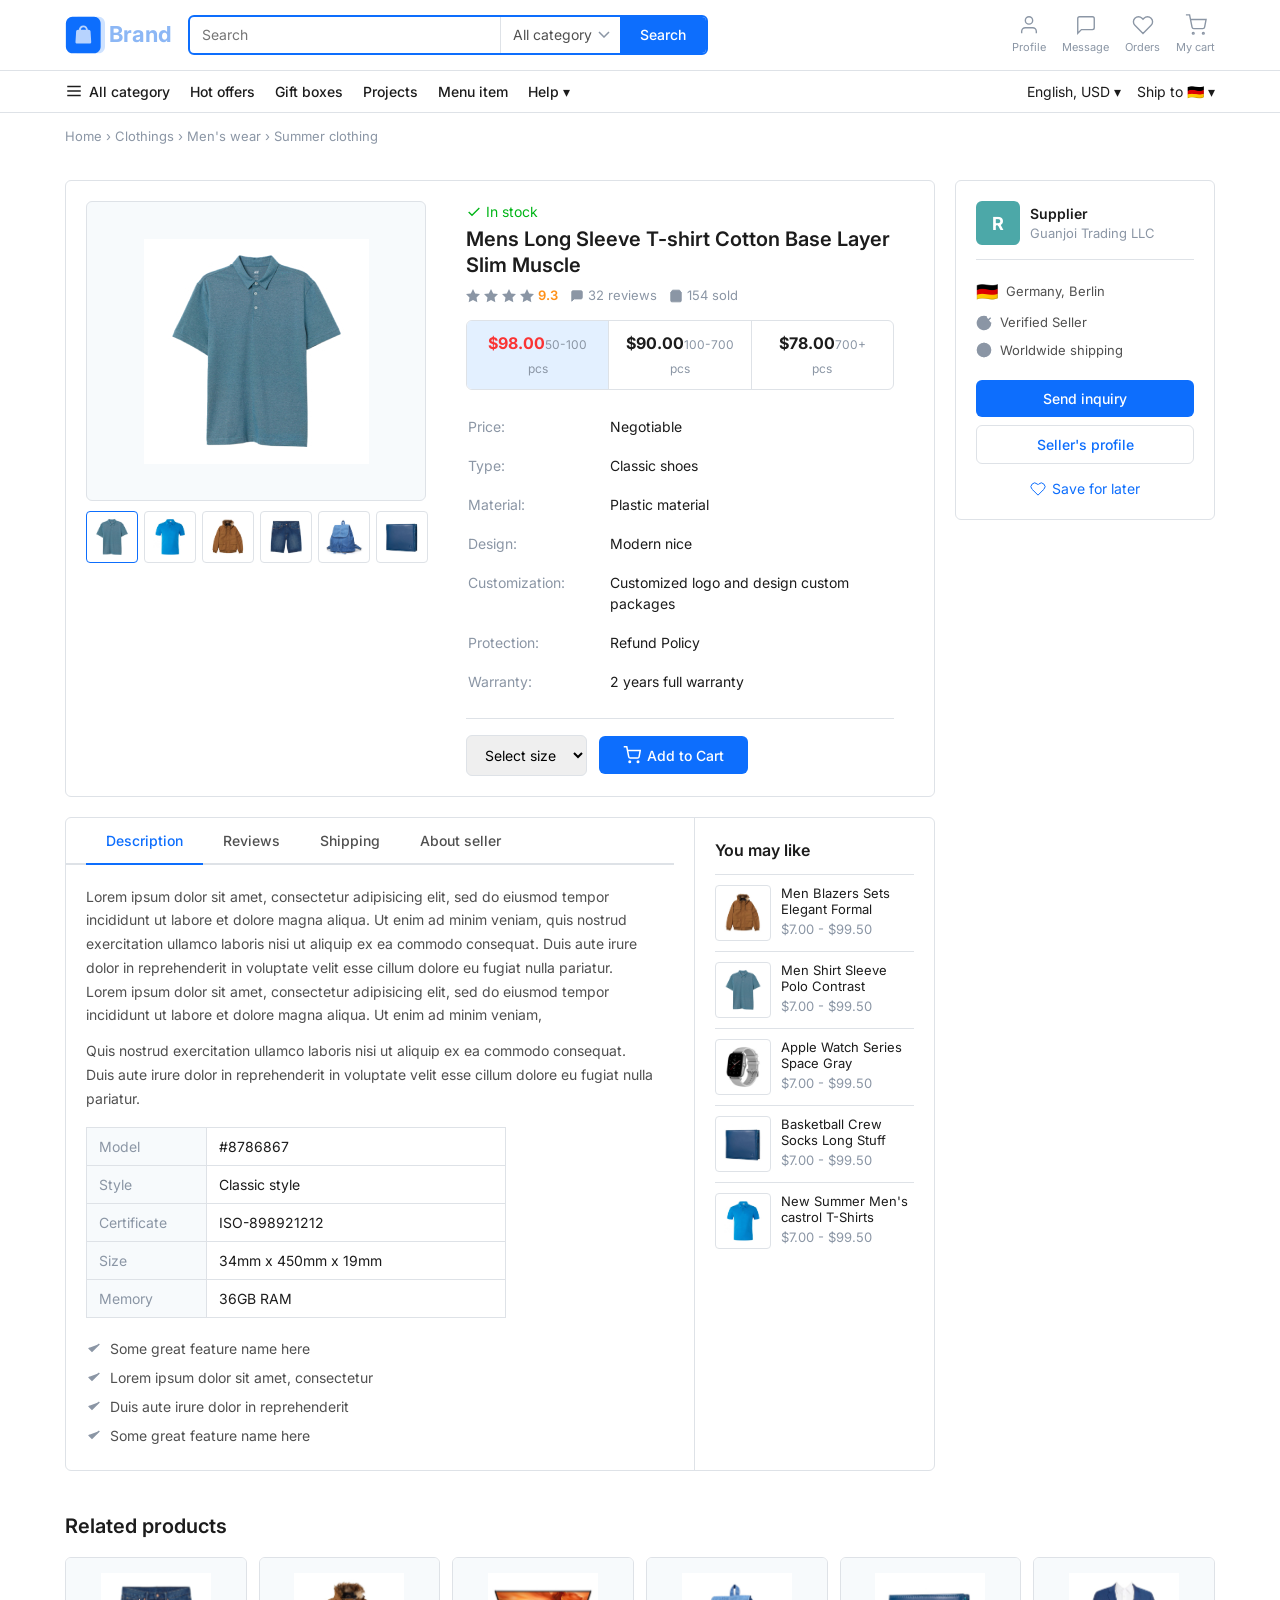
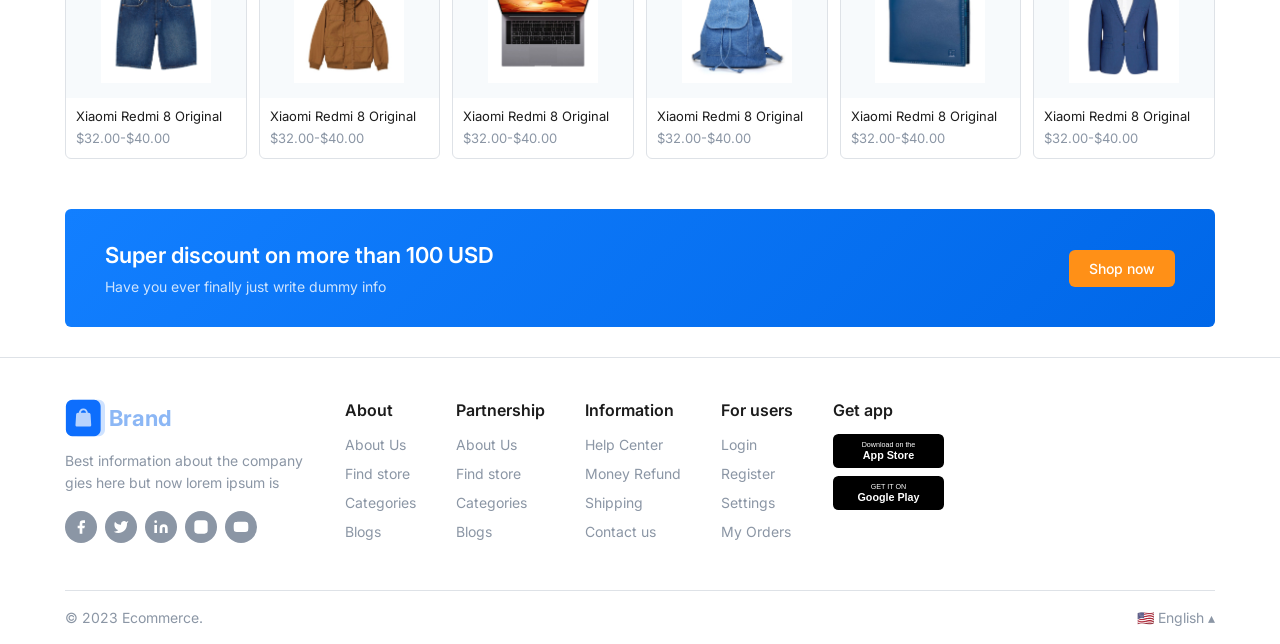
<file: detail.html>
<!DOCTYPE html>
<html lang="en">
<head>
<meta charset="UTF-8">
<meta name="viewport" content="width=device-width, initial-scale=1.0">
<title>Mens Long Sleeve T-shirt - Brand Ecommerce</title>
<meta name="description" content="Mens Long Sleeve T-shirt Cotton Base Layer Slim Muscle. In stock. $98.00">
<link rel="stylesheet" href="css/styles.css">
</head>
<body>

<!-- HEADER -->
<header class="header-main">
<div class="container">
  <a href="index.html" class="logo">
    <svg width="40" height="40" viewBox="0 0 46 46" fill="none"><path fill-rule="evenodd" clip-rule="evenodd" d="M15.125 2H38.875C42.81 2 46 5.526 46 9.875V36.125C46 40.474 42.81 44 38.875 44H15.125C11.19 44 8 40.474 8 36.125V9.875C8 5.526 11.19 2 15.125 2Z" fill="#0D6EFD" fill-opacity="0.2"/><path fill-rule="evenodd" clip-rule="evenodd" d="M8.5 2H33.5C37.642 2 41 5.526 41 9.875V36.125C41 40.474 37.642 44 33.5 44H8.5C4.358 44 1 40.474 1 36.125V9.875C1 5.526 4.358 2 8.5 2Z" fill="#0D6EFD"/><g opacity="0.7"><path opacity="0.3" fill-rule="evenodd" clip-rule="evenodd" d="M15.985 19.191H14.96c-.05 0-.128.074-.131.12l-.755 11.847 13.496-.003-.73-11.844c-.003-.047-.083-.12-.131-.12h-.981v2.055c0 .543-.44.983-.983.983a.983.983 0 01-.983-.983V19.19H18.04v2.055c0 .543-.44.983-.983.983a.983.983 0 01-.983-.983V19.19z" fill="#fff"/><path fill-rule="evenodd" clip-rule="evenodd" d="M21.122 12c2.835 0 5.136 2.301 5.136 5.011l.98.002c1.136 0 2.072.879 2.14 1.96l.77 11.952c.068 1.081-.754 1.958-1.887 1.958H13.926c-1.132 0-1.955-.879-1.887-1.958l.77-11.953c.068-1.08 1.001-1.958 2.14-1.958h.98c0-2.713 2.303-5.011 5.014-5.011zm3.081 5.137c0-1.7-1.321-3.082-2.948-3.082-1.599 0-2.922 1.321-2.922 2.946l6.006.003-.136.072z" fill="#fff"/></g></svg>
    <span style="font-size:22px;font-weight:700;color:#8CB7F5;margin-left:4px">Brand</span>
  </a>
  <div class="search-bar">
    <input type="text" placeholder="Search">
    <select><option>All category</option></select>
    <button class="btn-search">Search</button>
  </div>
  <div class="header-icons">
    <a href="#"><svg viewBox="0 0 24 24" fill="none" stroke="currentColor" stroke-width="1.5"><path d="M20 21v-2a4 4 0 00-4-4H8a4 4 0 00-4 4v2"/><circle cx="12" cy="7" r="4"/></svg>Profile</a>
    <a href="#"><svg viewBox="0 0 24 24" fill="none" stroke="currentColor" stroke-width="1.5"><path d="M21 15a2 2 0 01-2 2H7l-4 4V5a2 2 0 012-2h14a2 2 0 012 2z"/></svg>Message</a>
    <a href="#"><svg viewBox="0 0 24 24" fill="none" stroke="currentColor" stroke-width="1.5"><path d="M20.84 4.61a5.5 5.5 0 00-7.78 0L12 5.67l-1.06-1.06a5.5 5.5 0 00-7.78 7.78l1.06 1.06L12 21.23l7.78-7.78 1.06-1.06a5.5 5.5 0 000-7.78z"/></svg>Orders</a>
    <a href="cart.html"><svg viewBox="0 0 24 24" fill="none" stroke="currentColor" stroke-width="1.5"><circle cx="9" cy="21" r="1"/><circle cx="20" cy="21" r="1"/><path d="M1 1h4l2.68 13.39a2 2 0 002 1.61h9.72a2 2 0 002-1.61L23 6H6"/></svg>My cart</a>
  </div>
</div>
</header>

<nav class="nav-secondary">
<div class="container">
  <div class="nav-links">
    <a href="#" class="all-category"><svg viewBox="0 0 24 24" fill="none" stroke="currentColor" stroke-width="2" width="18" height="18"><line x1="3" y1="6" x2="21" y2="6"/><line x1="3" y1="12" x2="21" y2="12"/><line x1="3" y1="18" x2="21" y2="18"/></svg> All category</a>
    <a href="#">Hot offers</a><a href="#">Gift boxes</a><a href="#">Projects</a><a href="#">Menu item</a><a href="#">Help ▾</a>
  </div>
  <div class="nav-right"><span class="lang">English, USD ▾</span><span class="ship">Ship to 🇩🇪 ▾</span></div>
</div>
</nav>

<!-- BREADCRUMB -->
<div class="breadcrumb"><div class="container"><a href="index.html">Home</a><span>›</span><a href="#">Clothings</a><span>›</span><a href="#">Men's wear</a><span>›</span>Summer clothing</div></div>

<!-- DETAIL -->
<section class="detail">
<div class="container">
  <div class="detail-main">
    <!-- TOP: Gallery + Info -->
    <div class="detail-top">
      <div class="gallery">
        <div class="gallery-main"><img src="design system/Image/cloth/1.jpg" alt="Product" id="mainImage"></div>
        <div class="gallery-thumbs">
          <img src="design system/Image/cloth/1.jpg" alt="Thumb 1" class="active" onclick="changeImage(this)">
          <img src="design system/Image/cloth/2.jpg" alt="Thumb 2" onclick="changeImage(this)">
          <img src="design system/Image/cloth/3.jpg" alt="Thumb 3" onclick="changeImage(this)">
          <img src="design system/Image/cloth/4.jpg" alt="Thumb 4" onclick="changeImage(this)">
          <img src="design system/Image/cloth/5.jpg" alt="Thumb 5" onclick="changeImage(this)">
          <img src="design system/Image/cloth/6.jpg" alt="Thumb 6" onclick="changeImage(this)">
        </div>
      </div>
      <div class="product-info">
        <div class="stock"><svg viewBox="0 0 24 24" width="16" height="16"><path d="M20 6L9 17l-5-5" fill="none" stroke="#00B517" stroke-width="2"/></svg> In stock</div>
        <h1>Mens Long Sleeve T-shirt Cotton Base Layer Slim Muscle</h1>
        <div class="rating-row">
          <span><svg viewBox="0 0 16 16" width="16" height="16" fill="#FF9017"><path d="M8 0l2.47 5.01L16 5.81l-4 3.9.94 5.49L8 12.49l-4.94 2.71.94-5.49-4-3.9 5.53-.8z"/></svg><svg viewBox="0 0 16 16" width="16" height="16" fill="#FF9017"><path d="M8 0l2.47 5.01L16 5.81l-4 3.9.94 5.49L8 12.49l-4.94 2.71.94-5.49-4-3.9 5.53-.8z"/></svg><svg viewBox="0 0 16 16" width="16" height="16" fill="#FF9017"><path d="M8 0l2.47 5.01L16 5.81l-4 3.9.94 5.49L8 12.49l-4.94 2.71.94-5.49-4-3.9 5.53-.8z"/></svg><svg viewBox="0 0 16 16" width="16" height="16" fill="#FF9017"><path d="M8 0l2.47 5.01L16 5.81l-4 3.9.94 5.49L8 12.49l-4.94 2.71.94-5.49-4-3.9 5.53-.8z"/></svg> <span class="val">9.3</span></span>
          <span><svg viewBox="0 0 24 24" width="14" height="14" fill="none" stroke="#8B96A5" stroke-width="1.5"><path d="M21 15a2 2 0 01-2 2H7l-4 4V5a2 2 0 012-2h14a2 2 0 012 2z"/></svg> 32 reviews</span>
          <span><svg viewBox="0 0 24 24" width="14" height="14" fill="none" stroke="#8B96A5" stroke-width="1.5"><path d="M6 2L3 6v14a2 2 0 002 2h14a2 2 0 002-2V6l-3-4z"/><line x1="3" y1="6" x2="21" y2="6"/></svg> 154 sold</span>
        </div>
        <div class="price-tiers">
          <div class="price-tier active"><span class="amt">$98.00</span><span class="qty">50-100 pcs</span></div>
          <div class="price-tier"><span class="amt">$90.00</span><span class="qty">100-700 pcs</span></div>
          <div class="price-tier"><span class="amt">$78.00</span><span class="qty">700+ pcs</span></div>
        </div>
        <table class="specs-table">
          <tr><td>Price:</td><td>Negotiable</td></tr>
          <tr><td>Type:</td><td>Classic shoes</td></tr>
          <tr><td>Material:</td><td>Plastic material</td></tr>
          <tr><td>Design:</td><td>Modern nice</td></tr>
          <tr><td>Customization:</td><td>Customized logo and design custom packages</td></tr>
          <tr><td>Protection:</td><td>Refund Policy</td></tr>
          <tr><td>Warranty:</td><td>2 years full warranty</td></tr>
        </table>
        <!-- Size selector and Add to Cart (per task requirements) -->
        <div style="display:flex;align-items:center;gap:12px;margin-top:16px;padding-top:16px;border-top:1px solid var(--gray-border)">
          <select id="sizeSelect" style="padding:10px 14px;border:1px solid var(--gray-border);border-radius:var(--radius);font-size:14px;min-width:120px">
            <option>Select size</option>
            <option>Small</option>
            <option>Medium</option>
            <option>Large</option>
            <option>XL</option>
            <option>XXL</option>
          </select>
          <button id="addToCartBtn" style="background:var(--blue);color:var(--white);padding:10px 24px;border-radius:var(--radius);font-size:14px;font-weight:500;border:none;display:flex;align-items:center;gap:6px;cursor:pointer">
            <svg viewBox="0 0 24 24" width="18" height="18" fill="none" stroke="currentColor" stroke-width="2"><circle cx="9" cy="21" r="1"/><circle cx="20" cy="21" r="1"/><path d="M1 1h4l2.68 13.39a2 2 0 002 1.61h9.72a2 2 0 002-1.61L23 6H6"/></svg>
            Add to Cart
          </button>
        </div>
      </div>
    </div>
    <!-- TABS -->
    <div class="detail-tabs">
      <div class="detail-tabs-wrap">
        <div class="tabs-content-area">
          <div class="tab-nav">
            <a class="active" data-tab="desc">Description</a>
            <a data-tab="reviews">Reviews</a>
            <a data-tab="shipping">Shipping</a>
            <a data-tab="seller">About seller</a>
          </div>
          <div class="tab-content active" id="tab-desc">
            <p>Lorem ipsum dolor sit amet, consectetur adipisicing elit, sed do eiusmod tempor incididunt ut labore et dolore magna aliqua. Ut enim ad minim veniam, quis nostrud exercitation ullamco laboris nisi ut aliquip ex ea commodo consequat. Duis aute irure dolor in reprehenderit in voluptate velit esse cillum dolore eu fugiat nulla pariatur. Lorem ipsum dolor sit amet, consectetur adipisicing elit, sed do eiusmod tempor incididunt ut labore et dolore magna aliqua. Ut enim ad minim veniam,</p>
            <p>Quis nostrud exercitation ullamco laboris nisi ut aliquip ex ea commodo consequat. Duis aute irure dolor in reprehenderit in voluptate velit esse cillum dolore eu fugiat nulla pariatur.</p>
            <div class="detail-specs">
              <table>
                <tr><td>Model</td><td>#8786867</td></tr>
                <tr><td>Style</td><td>Classic style</td></tr>
                <tr><td>Certificate</td><td>ISO-898921212</td></tr>
                <tr><td>Size</td><td>34mm x 450mm x 19mm</td></tr>
                <tr><td>Memory</td><td>36GB RAM</td></tr>
              </table>
            </div>
            <ul class="feature-list">
              <li><svg viewBox="0 0 24 24" width="16" height="16" fill="none" stroke="#8B96A5" stroke-width="2"><polyline points="20 6 9 17 4 12"/></svg> Some great feature name here</li>
              <li><svg viewBox="0 0 24 24" width="16" height="16" fill="none" stroke="#8B96A5" stroke-width="2"><polyline points="20 6 9 17 4 12"/></svg> Lorem ipsum dolor sit amet, consectetur</li>
              <li><svg viewBox="0 0 24 24" width="16" height="16" fill="none" stroke="#8B96A5" stroke-width="2"><polyline points="20 6 9 17 4 12"/></svg> Duis aute irure dolor in reprehenderit</li>
              <li><svg viewBox="0 0 24 24" width="16" height="16" fill="none" stroke="#8B96A5" stroke-width="2"><polyline points="20 6 9 17 4 12"/></svg> Some great feature name here</li>
            </ul>
          </div>
          <div class="tab-content" id="tab-reviews"><p>Customer reviews will appear here.</p></div>
          <div class="tab-content" id="tab-shipping"><p>Shipping information will appear here.</p></div>
          <div class="tab-content" id="tab-seller"><p>Seller information will appear here.</p></div>
        </div>
        <div class="you-may-like">
          <h4>You may like</h4>
          <div class="may-like-item"><img src="design system/Image/cloth/3.jpg" alt="Blazers"><div><div class="name">Men Blazers Sets Elegant Formal</div><div class="price">$7.00 - $99.50</div></div></div>
          <div class="may-like-item"><img src="design system/Image/cloth/1.jpg" alt="Shirt"><div><div class="name">Men Shirt Sleeve Polo Contrast</div><div class="price">$7.00 - $99.50</div></div></div>
          <div class="may-like-item"><img src="design system/Image/tech/8.jpg" alt="Watch"><div><div class="name">Apple Watch Series Space Gray</div><div class="price">$7.00 - $99.50</div></div></div>
          <div class="may-like-item"><img src="design system/Image/cloth/6.jpg" alt="Socks"><div><div class="name">Basketball Crew Socks Long Stuff</div><div class="price">$7.00 - $99.50</div></div></div>
          <div class="may-like-item"><img src="design system/Image/cloth/2.jpg" alt="T-Shirt"><div><div class="name">New Summer Men's castrol T-Shirts</div><div class="price">$7.00 - $99.50</div></div></div>
        </div>
      </div>
    </div>
  </div>
  <!-- SUPPLIER BOX -->
  <div class="supplier-box">
    <div class="supplier-card">
      <div class="top">
        <div class="avatar" style="background:#4CA8A8">R</div>
        <div><div class="s-name">Supplier</div><div class="s-company">Guanjoi Trading LLC</div></div>
      </div>
      <div class="detail-line"><span style="font-size:18px">🇩🇪</span> Germany, Berlin</div>
      <div class="detail-line"><svg viewBox="0 0 24 24" width="16" height="16" fill="none" stroke="#8B96A5" stroke-width="2"><path d="M22 11.08V12a10 10 0 11-5.93-9.14"/><polyline points="22 4 12 14.01 9 11.01"/></svg> Verified Seller</div>
      <div class="detail-line"><svg viewBox="0 0 24 24" width="16" height="16" fill="none" stroke="#8B96A5" stroke-width="2"><circle cx="12" cy="12" r="10"/><line x1="2" y1="12" x2="22" y2="12"/><path d="M12 2a15.3 15.3 0 014 10 15.3 15.3 0 01-4 10 15.3 15.3 0 01-4-10 15.3 15.3 0 014-10z"/></svg> Worldwide shipping</div>
      <button class="btn-inquiry">Send inquiry</button>
      <button class="btn-profile">Seller's profile</button>
      <div class="save-later"><svg viewBox="0 0 24 24" width="16" height="16"><path d="M20.84 4.61a5.5 5.5 0 00-7.78 0L12 5.67l-1.06-1.06a5.5 5.5 0 00-7.78 7.78l1.06 1.06L12 21.23l7.78-7.78 1.06-1.06a5.5 5.5 0 000-7.78z"/></svg> Save for later</div>
    </div>
  </div>
</div>
</section>

<!-- RELATED PRODUCTS -->
<section class="related">
<div class="container">
  <h3>Related products</h3>
  <div class="related-grid">
    <div class="related-card"><div class="img-wrap"><img src="design system/Image/cloth/4.jpg" alt="Product"></div><div class="info"><div class="name">Xiaomi Redmi 8 Original</div><div class="price">$32.00-$40.00</div></div></div>
    <div class="related-card"><div class="img-wrap"><img src="design system/Image/cloth/3.jpg" alt="Product"></div><div class="info"><div class="name">Xiaomi Redmi 8 Original</div><div class="price">$32.00-$40.00</div></div></div>
    <div class="related-card"><div class="img-wrap"><img src="design system/Image/tech/7.jpg" alt="Product"></div><div class="info"><div class="name">Xiaomi Redmi 8 Original</div><div class="price">$32.00-$40.00</div></div></div>
    <div class="related-card"><div class="img-wrap"><img src="design system/Image/cloth/5.jpg" alt="Product"></div><div class="info"><div class="name">Xiaomi Redmi 8 Original</div><div class="price">$32.00-$40.00</div></div></div>
    <div class="related-card"><div class="img-wrap"><img src="design system/Image/cloth/6.jpg" alt="Product"></div><div class="info"><div class="name">Xiaomi Redmi 8 Original</div><div class="price">$32.00-$40.00</div></div></div>
    <div class="related-card"><div class="img-wrap"><img src="design system/Image/cloth/7.jpg" alt="Product"></div><div class="info"><div class="name">Xiaomi Redmi 8 Original</div><div class="price">$32.00-$40.00</div></div></div>
  </div>
</div>
</section>

<!-- DISCOUNT BANNER -->
<div class="container">
<div class="discount-banner">
  <div><h3>Super discount on more than 100 USD</h3><p>Have you ever finally just write dummy info</p></div>
  <button class="btn-shop">Shop now</button>
</div>
</div>

<!-- FOOTER -->
<footer class="footer">
<div class="container">
  <div class="footer-top">
    <div class="footer-brand">
      <a href="index.html" class="logo"><svg width="40" height="40" viewBox="0 0 46 46" fill="none"><path fill-rule="evenodd" clip-rule="evenodd" d="M15.125 2H38.875C42.81 2 46 5.526 46 9.875V36.125C46 40.474 42.81 44 38.875 44H15.125C11.19 44 8 40.474 8 36.125V9.875C8 5.526 11.19 2 15.125 2Z" fill="#0D6EFD" fill-opacity="0.2"/><path fill-rule="evenodd" clip-rule="evenodd" d="M8.5 2H33.5C37.642 2 41 5.526 41 9.875V36.125C41 40.474 37.642 44 33.5 44H8.5C4.358 44 1 40.474 1 36.125V9.875C1 5.526 4.358 2 8.5 2Z" fill="#0D6EFD"/><g opacity="0.7"><path opacity="0.3" fill-rule="evenodd" clip-rule="evenodd" d="M15.985 19.191H14.96c-.05 0-.128.074-.131.12l-.755 11.847 13.496-.003-.73-11.844c-.003-.047-.083-.12-.131-.12h-.981v2.055c0 .543-.44.983-.983.983a.983.983 0 01-.983-.983V19.19H18.04v2.055c0 .543-.44.983-.983.983a.983.983 0 01-.983-.983V19.19z" fill="#fff"/><path fill-rule="evenodd" clip-rule="evenodd" d="M21.122 12c2.835 0 5.136 2.301 5.136 5.011l.98.002c1.136 0 2.072.879 2.14 1.96l.77 11.952c.068 1.081-.754 1.958-1.887 1.958H13.926c-1.132 0-1.955-.879-1.887-1.958l.77-11.953c.068-1.08 1.001-1.958 2.14-1.958h.98c0-2.713 2.303-5.011 5.014-5.011zm3.081 5.137c0-1.7-1.321-3.082-2.948-3.082-1.599 0-2.922 1.321-2.922 2.946l6.006.003-.136.072z" fill="#fff"/></g></svg><span style="font-size:22px;font-weight:700;color:#8CB7F5;margin-left:4px">Brand</span></a>
      <p>Best information about the company gies here but now lorem ipsum is</p>
      <div class="footer-social">
        <a href="#"><svg viewBox="0 0 24 24"><path d="M18 2h-3a5 5 0 00-5 5v3H7v4h3v8h4v-8h3l1-4h-4V7a1 1 0 011-1h3z"/></svg></a>
        <a href="#"><svg viewBox="0 0 24 24"><path d="M23 3a10.9 10.9 0 01-3.14 1.53 4.48 4.48 0 00-7.86 3v1A10.66 10.66 0 013 4s-4 9 5 13a11.64 11.64 0 01-7 2c9 5 20 0 20-11.5a4.5 4.5 0 00-.08-.83A7.72 7.72 0 0023 3z"/></svg></a>
        <a href="#"><svg viewBox="0 0 24 24"><path d="M16 8a6 6 0 016 6v7h-4v-7a2 2 0 00-4 0v7h-4v-7a6 6 0 016-6z"/><rect x="2" y="9" width="4" height="12"/><circle cx="4" cy="4" r="2"/></svg></a>
        <a href="#"><svg viewBox="0 0 24 24"><rect x="2" y="2" width="20" height="20" rx="5"/><path d="M16 11.37A4 4 0 1112.63 8 4 4 0 0116 11.37z"/><circle cx="17.5" cy="6.5" r="1.5"/></svg></a>
        <a href="#"><svg viewBox="0 0 24 24"><path d="M22.54 6.42a2.78 2.78 0 00-1.94-2C18.88 4 12 4 12 4s-6.88 0-8.6.46a2.78 2.78 0 00-1.94 2A29 29 0 001 11.75a29 29 0 00.46 5.33A2.78 2.78 0 003.4 19.1C5.12 19.56 12 19.56 12 19.56s6.88 0 8.6-.46a2.78 2.78 0 001.94-2 29 29 0 00.46-5.25 29 29 0 00-.46-5.43z"/><polygon points="9.75 15.02 15.5 11.75 9.75 8.48 9.75 15.02"/></svg></a>
      </div>
    </div>
    <div class="footer-col"><h4>About</h4><a href="#">About Us</a><a href="#">Find store</a><a href="#">Categories</a><a href="#">Blogs</a></div>
    <div class="footer-col"><h4>Partnership</h4><a href="#">About Us</a><a href="#">Find store</a><a href="#">Categories</a><a href="#">Blogs</a></div>
    <div class="footer-col"><h4>Information</h4><a href="#">Help Center</a><a href="#">Money Refund</a><a href="#">Shipping</a><a href="#">Contact us</a></div>
    <div class="footer-col"><h4>For users</h4><a href="#">Login</a><a href="#">Register</a><a href="#">Settings</a><a href="#">My Orders</a></div>
    <div class="footer-col"><h4>Get app</h4><div class="footer-apps"><img src="data:image/svg+xml,%3Csvg xmlns='http://www.w3.org/2000/svg' width='124' height='38' rx='6'%3E%3Crect width='124' height='38' rx='6' fill='%23000'/%3E%3Ctext x='62' y='15' text-anchor='middle' fill='%23fff' font-size='8' font-family='sans-serif'%3EDownload on the%3C/text%3E%3Ctext x='62' y='28' text-anchor='middle' fill='%23fff' font-size='12' font-weight='bold' font-family='sans-serif'%3EApp Store%3C/text%3E%3C/svg%3E" alt="App Store"><img src="data:image/svg+xml,%3Csvg xmlns='http://www.w3.org/2000/svg' width='124' height='38' rx='6'%3E%3Crect width='124' height='38' rx='6' fill='%23000'/%3E%3Ctext x='62' y='15' text-anchor='middle' fill='%23fff' font-size='8' font-family='sans-serif'%3EGET IT ON%3C/text%3E%3Ctext x='62' y='28' text-anchor='middle' fill='%23fff' font-size='12' font-weight='bold' font-family='sans-serif'%3EGoogle Play%3C/text%3E%3C/svg%3E" alt="Google Play"></div></div>
  </div>
  <div class="footer-bottom"><span>© 2023 Ecommerce.</span><span class="lang-sel">🇺🇸 English ▴</span></div>
</div>
</footer>

<script src="js/main.js"></script>
</body>
</html>
</file>
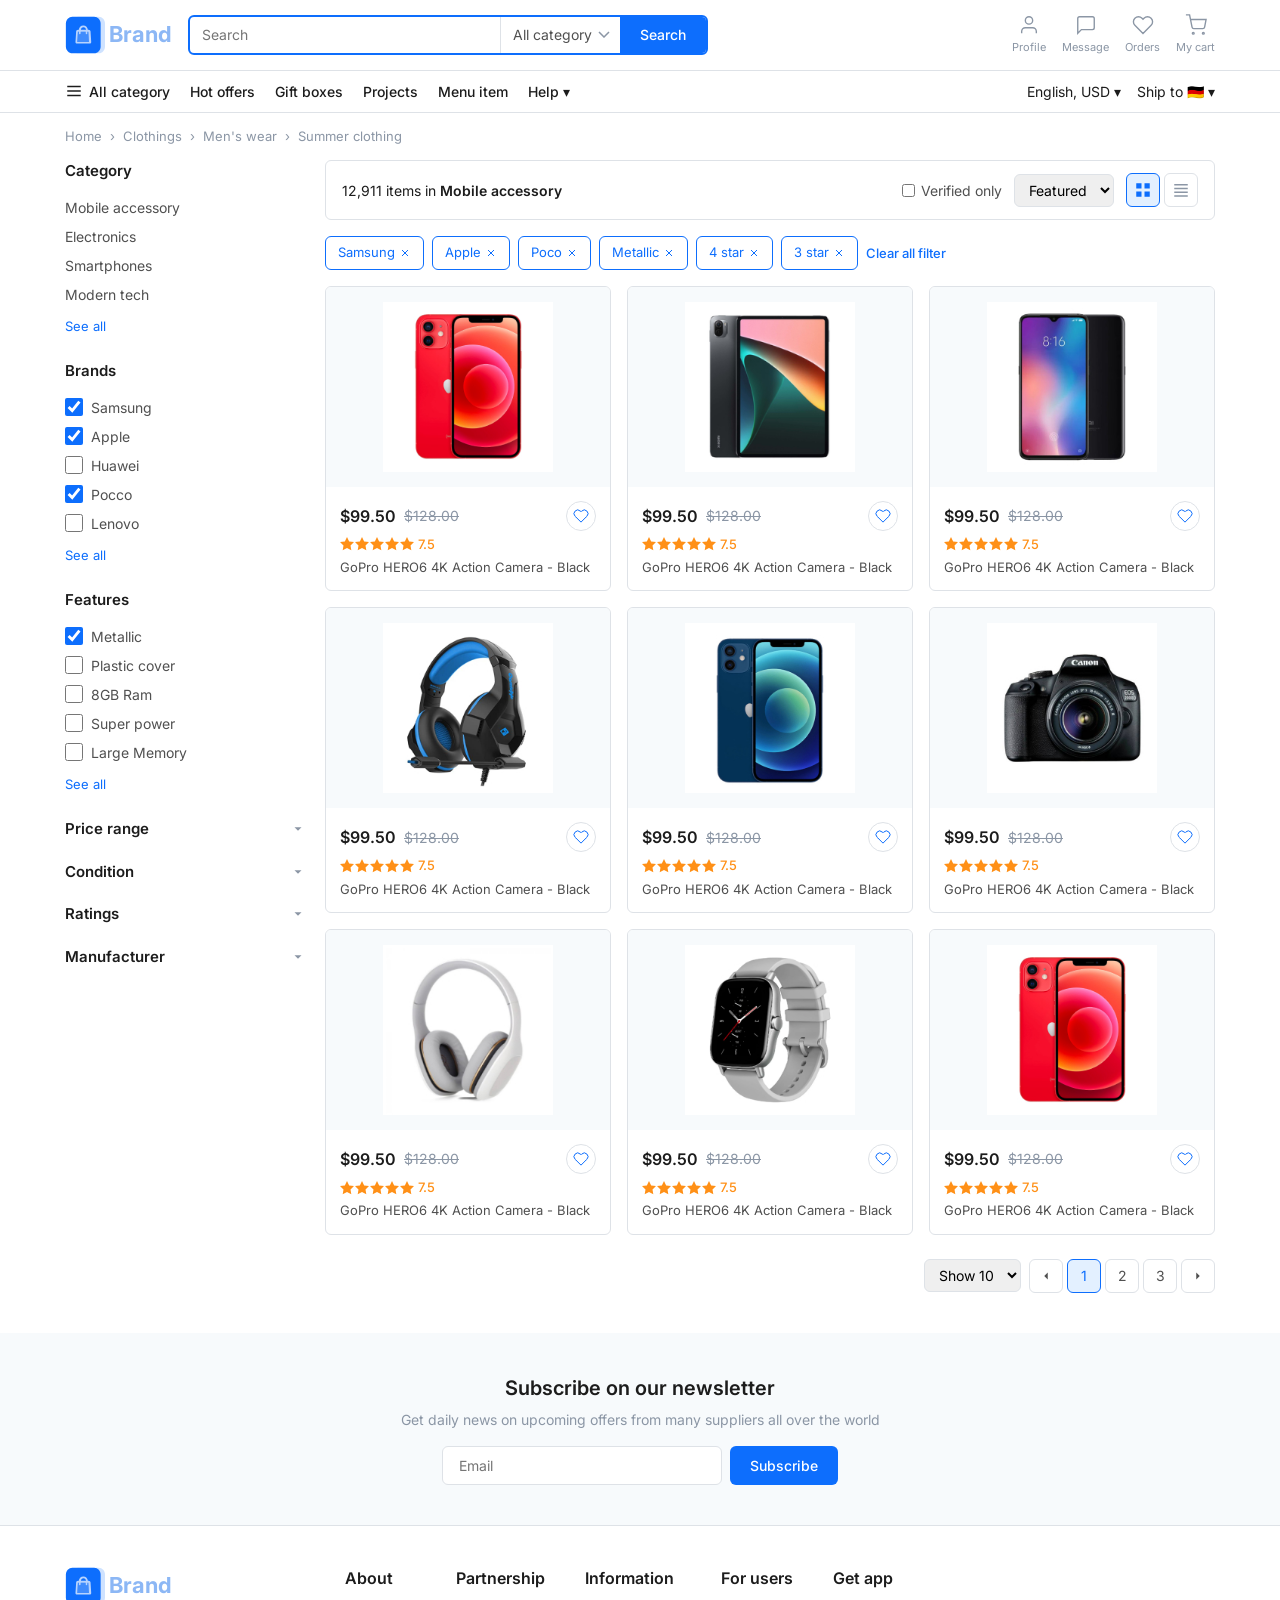
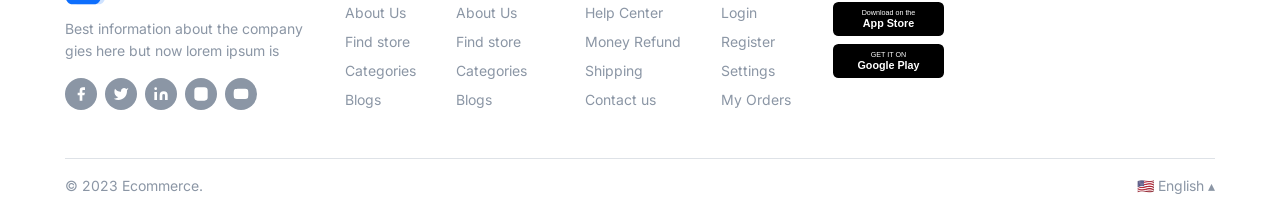
<file: listing-grid.html>
<!DOCTYPE html>
<html lang="en">
<head>
<meta charset="UTF-8">
<meta name="viewport" content="width=device-width, initial-scale=1.0">
<title>Brand - Product Listing</title>
<meta name="description" content="Browse mobile accessories and electronics. Filter by brand, features, price and more.">
<link rel="stylesheet" href="css/styles.css">
</head>
<body>

<!-- HEADER -->
<header class="header-main">
<div class="container">
  <a href="index.html" class="logo">
    <svg width="40" height="40" viewBox="0 0 46 46" fill="none"><path fill-rule="evenodd" clip-rule="evenodd" d="M15.125 2H38.875C42.81 2 46 5.526 46 9.875V36.125C46 40.474 42.81 44 38.875 44H15.125C11.19 44 8 40.474 8 36.125V9.875C8 5.526 11.19 2 15.125 2Z" fill="#0D6EFD" fill-opacity="0.2"/><path fill-rule="evenodd" clip-rule="evenodd" d="M8.5 2H33.5C37.642 2 41 5.526 41 9.875V36.125C41 40.474 37.642 44 33.5 44H8.5C4.358 44 1 40.474 1 36.125V9.875C1 5.526 4.358 2 8.5 2Z" fill="#0D6EFD"/><g opacity="0.7"><path opacity="0.3" fill-rule="evenodd" clip-rule="evenodd" d="M15.985 19.191H14.96c-.05 0-.128.074-.131.12l-.755 11.847 13.496-.003-.73-11.844c-.003-.047-.083-.12-.131-.12h-.981v2.055c0 .543-.44.983-.983.983a.983.983 0 01-.983-.983V19.19H18.04v2.055c0 .543-.44.983-.983.983a.983.983 0 01-.983-.983V19.19z" fill="#fff"/><path fill-rule="evenodd" clip-rule="evenodd" d="M21.122 12c2.835 0 5.136 2.301 5.136 5.011l.98.002c1.136 0 2.072.879 2.14 1.96l.77 11.952c.068 1.081-.754 1.958-1.887 1.958H13.926c-1.132 0-1.955-.879-1.887-1.958l.77-11.953c.068-1.08 1.001-1.958 2.14-1.958h.98c0-2.713 2.303-5.011 5.014-5.011zm3.081 5.137c0-1.7-1.321-3.082-2.948-3.082-1.599 0-2.922 1.321-2.922 2.946l6.006.003-.136.072zM15.985 19.19H14.96c-.05 0-.128.074-.131.12l-.755 11.848 13.496-.003-.73-11.844c-.003-.047-.083-.12-.131-.12h-.981v2.055c0 .543-.44.983-.983.983a.983.983 0 01-.983-.983V19.19H18.04v2.055c0 .543-.44.983-.983.983a.983.983 0 01-.983-.983V19.19z" fill="#fff"/></g></svg>
    <span style="font-size:22px;font-weight:700;color:#8CB7F5;margin-left:4px">Brand</span>
  </a>
  <div class="search-bar">
    <input type="text" placeholder="Search">
    <select><option>All category</option></select>
    <button class="btn-search">Search</button>
  </div>
  <div class="header-icons">
    <a href="#"><svg viewBox="0 0 24 24" fill="none" stroke="currentColor" stroke-width="1.5"><path d="M20 21v-2a4 4 0 00-4-4H8a4 4 0 00-4 4v2"/><circle cx="12" cy="7" r="4"/></svg>Profile</a>
    <a href="#"><svg viewBox="0 0 24 24" fill="none" stroke="currentColor" stroke-width="1.5"><path d="M21 15a2 2 0 01-2 2H7l-4 4V5a2 2 0 012-2h14a2 2 0 012 2z"/></svg>Message</a>
    <a href="#"><svg viewBox="0 0 24 24" fill="none" stroke="currentColor" stroke-width="1.5"><path d="M20.84 4.61a5.5 5.5 0 00-7.78 0L12 5.67l-1.06-1.06a5.5 5.5 0 00-7.78 7.78l1.06 1.06L12 21.23l7.78-7.78 1.06-1.06a5.5 5.5 0 000-7.78z"/></svg>Orders</a>
    <a href="cart.html"><svg viewBox="0 0 24 24" fill="none" stroke="currentColor" stroke-width="1.5"><circle cx="9" cy="21" r="1"/><circle cx="20" cy="21" r="1"/><path d="M1 1h4l2.68 13.39a2 2 0 002 1.61h9.72a2 2 0 002-1.61L23 6H6"/></svg>My cart</a>
  </div>
</div>
</header>

<!-- SECONDARY NAV -->
<nav class="nav-secondary">
<div class="container">
  <div class="nav-links">
    <a href="#" class="all-category"><svg viewBox="0 0 24 24" fill="none" stroke="currentColor" stroke-width="2"><line x1="3" y1="6" x2="21" y2="6"/><line x1="3" y1="12" x2="21" y2="12"/><line x1="3" y1="18" x2="21" y2="18"/></svg> All category</a>
    <a href="#">Hot offers</a>
    <a href="#">Gift boxes</a>
    <a href="#">Projects</a>
    <a href="#">Menu item</a>
    <a href="#">Help ▾</a>
  </div>
  <div class="nav-right">
    <span class="lang">English, USD ▾</span>
    <span class="ship">Ship to 🇩🇪 ▾</span>
  </div>
</div>
</nav>

<!-- BREADCRUMB -->
<div class="breadcrumb">
<div class="container">
  <a href="index.html">Home</a> <span>›</span>
  <a href="#">Clothings</a> <span>›</span>
  <a href="#">Men's wear</a> <span>›</span>
  Summer clothing
</div>
</div>

<!-- LISTING -->
<section class="listing">
<div class="container">

  <!-- SIDEBAR -->
  <aside class="sidebar">

    <!-- Category -->
    <div class="filter-group">
      <h4>Category</h4>
      <a href="#">Mobile accessory</a>
      <a href="#">Electronics</a>
      <a href="#">Smartphones</a>
      <a href="#">Modern tech</a>
      <a href="#" class="see-all">See all</a>
    </div>

    <!-- Brands -->
    <div class="filter-group">
      <h4>Brands</h4>
      <label class="filter-check"><input type="checkbox" checked> Samsung</label>
      <label class="filter-check"><input type="checkbox" checked> Apple</label>
      <label class="filter-check"><input type="checkbox"> Huawei</label>
      <label class="filter-check"><input type="checkbox" checked> Pocco</label>
      <label class="filter-check"><input type="checkbox"> Lenovo</label>
      <a href="#" class="see-all">See all</a>
    </div>

    <!-- Features -->
    <div class="filter-group">
      <h4>Features</h4>
      <label class="filter-check"><input type="checkbox" checked> Metallic</label>
      <label class="filter-check"><input type="checkbox"> Plastic cover</label>
      <label class="filter-check"><input type="checkbox"> 8GB Ram</label>
      <label class="filter-check"><input type="checkbox"> Super power</label>
      <label class="filter-check"><input type="checkbox"> Large Memory</label>
      <a href="#" class="see-all">See all</a>
    </div>

    <!-- Price range (collapsed) -->
    <div class="filter-group">
      <h4>Price range <svg viewBox="0 0 24 24"><path d="M6 9l6 6 6-6"/></svg></h4>
    </div>

    <!-- Condition (collapsed) -->
    <div class="filter-group">
      <h4>Condition <svg viewBox="0 0 24 24"><path d="M6 9l6 6 6-6"/></svg></h4>
    </div>

    <!-- Ratings (collapsed) -->
    <div class="filter-group">
      <h4>Ratings <svg viewBox="0 0 24 24"><path d="M6 9l6 6 6-6"/></svg></h4>
    </div>

    <!-- Manufacturer (collapsed) -->
    <div class="filter-group">
      <h4>Manufacturer <svg viewBox="0 0 24 24"><path d="M6 9l6 6 6-6"/></svg></h4>
    </div>

  </aside>

  <!-- MAIN -->
  <div class="listing-main">

    <!-- Listing header -->
    <div class="listing-header">
      <span class="count">12,911 items in <b>Mobile accessory</b></span>
      <div class="listing-controls">
        <label><input type="checkbox"> Verified only</label>
        <select>
          <option>Featured</option>
        </select>
        <div class="view-toggle">
          <a href="listing-grid.html" class="active"><svg viewBox="0 0 24 24" fill="currentColor"><rect x="3" y="3" width="7" height="7"/><rect x="14" y="3" width="7" height="7"/><rect x="3" y="14" width="7" height="7"/><rect x="14" y="14" width="7" height="7"/></svg></a>
          <a href="listing-list.html"><svg viewBox="0 0 24 24" fill="currentColor"><rect x="3" y="4" width="18" height="2"/><rect x="3" y="9" width="18" height="2"/><rect x="3" y="14" width="18" height="2"/><rect x="3" y="19" width="18" height="2"/></svg></a>
        </div>
      </div>
    </div>

    <!-- Filter tags -->
    <div class="filter-tags">
      <span class="filter-tag">Samsung <span class="close"><svg viewBox="0 0 24 24"><path d="M18 6L6 18M6 6l12 12" stroke="currentColor" stroke-width="2"/></svg></span></span>
      <span class="filter-tag">Apple <span class="close"><svg viewBox="0 0 24 24"><path d="M18 6L6 18M6 6l12 12" stroke="currentColor" stroke-width="2"/></svg></span></span>
      <span class="filter-tag">Poco <span class="close"><svg viewBox="0 0 24 24"><path d="M18 6L6 18M6 6l12 12" stroke="currentColor" stroke-width="2"/></svg></span></span>
      <span class="filter-tag">Metallic <span class="close"><svg viewBox="0 0 24 24"><path d="M18 6L6 18M6 6l12 12" stroke="currentColor" stroke-width="2"/></svg></span></span>
      <span class="filter-tag">4 star <span class="close"><svg viewBox="0 0 24 24"><path d="M18 6L6 18M6 6l12 12" stroke="currentColor" stroke-width="2"/></svg></span></span>
      <span class="filter-tag">3 star <span class="close"><svg viewBox="0 0 24 24"><path d="M18 6L6 18M6 6l12 12" stroke="currentColor" stroke-width="2"/></svg></span></span>
      <button class="clear-all">Clear all filter</button>
    </div>

    <!-- Products Grid (3x3) -->
    <div class="products-grid">

      <!-- Row 1 -->
      <div class="product-grid-card">
        <div class="img-wrap"><img src="design system/Image/tech/1.jpg" alt="Red iPhone"></div>
        <div class="info">
          <div class="price-row">
            <span class="price">$99.50</span>
            <span class="old-price">$128.00</span>
            <span class="heart"><svg viewBox="0 0 24 24"><path d="M20.84 4.61a5.5 5.5 0 00-7.78 0L12 5.67l-1.06-1.06a5.5 5.5 0 00-7.78 7.78l1.06 1.06L12 21.23l7.78-7.78 1.06-1.06a5.5 5.5 0 000-7.78z"/></svg></span>
          </div>
          <div class="rating">
            <div class="stars">
              <svg viewBox="0 0 16 16" width="14" height="14" fill="#FF9017"><path d="M8 0l2.47 5.01L16 5.81l-4 3.9.94 5.49L8 12.49l-4.94 2.71.94-5.49-4-3.9 5.53-.8z"/></svg>
              <svg viewBox="0 0 16 16" width="14" height="14" fill="#FF9017"><path d="M8 0l2.47 5.01L16 5.81l-4 3.9.94 5.49L8 12.49l-4.94 2.71.94-5.49-4-3.9 5.53-.8z"/></svg>
              <svg viewBox="0 0 16 16" width="14" height="14" fill="#FF9017"><path d="M8 0l2.47 5.01L16 5.81l-4 3.9.94 5.49L8 12.49l-4.94 2.71.94-5.49-4-3.9 5.53-.8z"/></svg>
              <svg viewBox="0 0 16 16" width="14" height="14" fill="#FF9017"><path d="M8 0l2.47 5.01L16 5.81l-4 3.9.94 5.49L8 12.49l-4.94 2.71.94-5.49-4-3.9 5.53-.8z"/></svg>
              <svg viewBox="0 0 16 16" width="14" height="14" fill="#FF9017"><path d="M8 0l2.47 5.01L16 5.81l-4 3.9.94 5.49L8 12.49l-4.94 2.71.94-5.49-4-3.9 5.53-.8z"/></svg>
            </div>
            <span class="val">7.5</span>
          </div>
          <p class="title">GoPro HERO6 4K Action Camera - Black</p>
        </div>
      </div>

      <div class="product-grid-card">
        <div class="img-wrap"><img src="design system/Image/tech/2.jpg" alt="Blue iPhone"></div>
        <div class="info">
          <div class="price-row">
            <span class="price">$99.50</span>
            <span class="old-price">$128.00</span>
            <span class="heart"><svg viewBox="0 0 24 24"><path d="M20.84 4.61a5.5 5.5 0 00-7.78 0L12 5.67l-1.06-1.06a5.5 5.5 0 00-7.78 7.78l1.06 1.06L12 21.23l7.78-7.78 1.06-1.06a5.5 5.5 0 000-7.78z"/></svg></span>
          </div>
          <div class="rating">
            <div class="stars">
              <svg viewBox="0 0 16 16" width="14" height="14" fill="#FF9017"><path d="M8 0l2.47 5.01L16 5.81l-4 3.9.94 5.49L8 12.49l-4.94 2.71.94-5.49-4-3.9 5.53-.8z"/></svg>
              <svg viewBox="0 0 16 16" width="14" height="14" fill="#FF9017"><path d="M8 0l2.47 5.01L16 5.81l-4 3.9.94 5.49L8 12.49l-4.94 2.71.94-5.49-4-3.9 5.53-.8z"/></svg>
              <svg viewBox="0 0 16 16" width="14" height="14" fill="#FF9017"><path d="M8 0l2.47 5.01L16 5.81l-4 3.9.94 5.49L8 12.49l-4.94 2.71.94-5.49-4-3.9 5.53-.8z"/></svg>
              <svg viewBox="0 0 16 16" width="14" height="14" fill="#FF9017"><path d="M8 0l2.47 5.01L16 5.81l-4 3.9.94 5.49L8 12.49l-4.94 2.71.94-5.49-4-3.9 5.53-.8z"/></svg>
              <svg viewBox="0 0 16 16" width="14" height="14" fill="#FF9017"><path d="M8 0l2.47 5.01L16 5.81l-4 3.9.94 5.49L8 12.49l-4.94 2.71.94-5.49-4-3.9 5.53-.8z"/></svg>
            </div>
            <span class="val">7.5</span>
          </div>
          <p class="title">GoPro HERO6 4K Action Camera - Black</p>
        </div>
      </div>

      <div class="product-grid-card">
        <div class="img-wrap"><img src="design system/Image/tech/3.jpg" alt="iPhone"></div>
        <div class="info">
          <div class="price-row">
            <span class="price">$99.50</span>
            <span class="old-price">$128.00</span>
            <span class="heart"><svg viewBox="0 0 24 24"><path d="M20.84 4.61a5.5 5.5 0 00-7.78 0L12 5.67l-1.06-1.06a5.5 5.5 0 00-7.78 7.78l1.06 1.06L12 21.23l7.78-7.78 1.06-1.06a5.5 5.5 0 000-7.78z"/></svg></span>
          </div>
          <div class="rating">
            <div class="stars">
              <svg viewBox="0 0 16 16" width="14" height="14" fill="#FF9017"><path d="M8 0l2.47 5.01L16 5.81l-4 3.9.94 5.49L8 12.49l-4.94 2.71.94-5.49-4-3.9 5.53-.8z"/></svg>
              <svg viewBox="0 0 16 16" width="14" height="14" fill="#FF9017"><path d="M8 0l2.47 5.01L16 5.81l-4 3.9.94 5.49L8 12.49l-4.94 2.71.94-5.49-4-3.9 5.53-.8z"/></svg>
              <svg viewBox="0 0 16 16" width="14" height="14" fill="#FF9017"><path d="M8 0l2.47 5.01L16 5.81l-4 3.9.94 5.49L8 12.49l-4.94 2.71.94-5.49-4-3.9 5.53-.8z"/></svg>
              <svg viewBox="0 0 16 16" width="14" height="14" fill="#FF9017"><path d="M8 0l2.47 5.01L16 5.81l-4 3.9.94 5.49L8 12.49l-4.94 2.71.94-5.49-4-3.9 5.53-.8z"/></svg>
              <svg viewBox="0 0 16 16" width="14" height="14" fill="#FF9017"><path d="M8 0l2.47 5.01L16 5.81l-4 3.9.94 5.49L8 12.49l-4.94 2.71.94-5.49-4-3.9 5.53-.8z"/></svg>
            </div>
            <span class="val">7.5</span>
          </div>
          <p class="title">GoPro HERO6 4K Action Camera - Black</p>
        </div>
      </div>

      <!-- Row 2 -->
      <div class="product-grid-card">
        <div class="img-wrap"><img src="design system/Image/tech/5.jpg" alt="Laptop"></div>
        <div class="info">
          <div class="price-row">
            <span class="price">$99.50</span>
            <span class="old-price">$128.00</span>
            <span class="heart"><svg viewBox="0 0 24 24"><path d="M20.84 4.61a5.5 5.5 0 00-7.78 0L12 5.67l-1.06-1.06a5.5 5.5 0 00-7.78 7.78l1.06 1.06L12 21.23l7.78-7.78 1.06-1.06a5.5 5.5 0 000-7.78z"/></svg></span>
          </div>
          <div class="rating">
            <div class="stars">
              <svg viewBox="0 0 16 16" width="14" height="14" fill="#FF9017"><path d="M8 0l2.47 5.01L16 5.81l-4 3.9.94 5.49L8 12.49l-4.94 2.71.94-5.49-4-3.9 5.53-.8z"/></svg>
              <svg viewBox="0 0 16 16" width="14" height="14" fill="#FF9017"><path d="M8 0l2.47 5.01L16 5.81l-4 3.9.94 5.49L8 12.49l-4.94 2.71.94-5.49-4-3.9 5.53-.8z"/></svg>
              <svg viewBox="0 0 16 16" width="14" height="14" fill="#FF9017"><path d="M8 0l2.47 5.01L16 5.81l-4 3.9.94 5.49L8 12.49l-4.94 2.71.94-5.49-4-3.9 5.53-.8z"/></svg>
              <svg viewBox="0 0 16 16" width="14" height="14" fill="#FF9017"><path d="M8 0l2.47 5.01L16 5.81l-4 3.9.94 5.49L8 12.49l-4.94 2.71.94-5.49-4-3.9 5.53-.8z"/></svg>
              <svg viewBox="0 0 16 16" width="14" height="14" fill="#FF9017"><path d="M8 0l2.47 5.01L16 5.81l-4 3.9.94 5.49L8 12.49l-4.94 2.71.94-5.49-4-3.9 5.53-.8z"/></svg>
            </div>
            <span class="val">7.5</span>
          </div>
          <p class="title">GoPro HERO6 4K Action Camera - Black</p>
        </div>
      </div>

      <div class="product-grid-card">
        <div class="img-wrap"><img src="design system/Image/tech/4.jpg" alt="Camera"></div>
        <div class="info">
          <div class="price-row">
            <span class="price">$99.50</span>
            <span class="old-price">$128.00</span>
            <span class="heart"><svg viewBox="0 0 24 24"><path d="M20.84 4.61a5.5 5.5 0 00-7.78 0L12 5.67l-1.06-1.06a5.5 5.5 0 00-7.78 7.78l1.06 1.06L12 21.23l7.78-7.78 1.06-1.06a5.5 5.5 0 000-7.78z"/></svg></span>
          </div>
          <div class="rating">
            <div class="stars">
              <svg viewBox="0 0 16 16" width="14" height="14" fill="#FF9017"><path d="M8 0l2.47 5.01L16 5.81l-4 3.9.94 5.49L8 12.49l-4.94 2.71.94-5.49-4-3.9 5.53-.8z"/></svg>
              <svg viewBox="0 0 16 16" width="14" height="14" fill="#FF9017"><path d="M8 0l2.47 5.01L16 5.81l-4 3.9.94 5.49L8 12.49l-4.94 2.71.94-5.49-4-3.9 5.53-.8z"/></svg>
              <svg viewBox="0 0 16 16" width="14" height="14" fill="#FF9017"><path d="M8 0l2.47 5.01L16 5.81l-4 3.9.94 5.49L8 12.49l-4.94 2.71.94-5.49-4-3.9 5.53-.8z"/></svg>
              <svg viewBox="0 0 16 16" width="14" height="14" fill="#FF9017"><path d="M8 0l2.47 5.01L16 5.81l-4 3.9.94 5.49L8 12.49l-4.94 2.71.94-5.49-4-3.9 5.53-.8z"/></svg>
              <svg viewBox="0 0 16 16" width="14" height="14" fill="#FF9017"><path d="M8 0l2.47 5.01L16 5.81l-4 3.9.94 5.49L8 12.49l-4.94 2.71.94-5.49-4-3.9 5.53-.8z"/></svg>
            </div>
            <span class="val">7.5</span>
          </div>
          <p class="title">GoPro HERO6 4K Action Camera - Black</p>
        </div>
      </div>

      <div class="product-grid-card">
        <div class="img-wrap"><img src="design system/Image/tech/6.jpg" alt="Phone"></div>
        <div class="info">
          <div class="price-row">
            <span class="price">$99.50</span>
            <span class="old-price">$128.00</span>
            <span class="heart"><svg viewBox="0 0 24 24"><path d="M20.84 4.61a5.5 5.5 0 00-7.78 0L12 5.67l-1.06-1.06a5.5 5.5 0 00-7.78 7.78l1.06 1.06L12 21.23l7.78-7.78 1.06-1.06a5.5 5.5 0 000-7.78z"/></svg></span>
          </div>
          <div class="rating">
            <div class="stars">
              <svg viewBox="0 0 16 16" width="14" height="14" fill="#FF9017"><path d="M8 0l2.47 5.01L16 5.81l-4 3.9.94 5.49L8 12.49l-4.94 2.71.94-5.49-4-3.9 5.53-.8z"/></svg>
              <svg viewBox="0 0 16 16" width="14" height="14" fill="#FF9017"><path d="M8 0l2.47 5.01L16 5.81l-4 3.9.94 5.49L8 12.49l-4.94 2.71.94-5.49-4-3.9 5.53-.8z"/></svg>
              <svg viewBox="0 0 16 16" width="14" height="14" fill="#FF9017"><path d="M8 0l2.47 5.01L16 5.81l-4 3.9.94 5.49L8 12.49l-4.94 2.71.94-5.49-4-3.9 5.53-.8z"/></svg>
              <svg viewBox="0 0 16 16" width="14" height="14" fill="#FF9017"><path d="M8 0l2.47 5.01L16 5.81l-4 3.9.94 5.49L8 12.49l-4.94 2.71.94-5.49-4-3.9 5.53-.8z"/></svg>
              <svg viewBox="0 0 16 16" width="14" height="14" fill="#FF9017"><path d="M8 0l2.47 5.01L16 5.81l-4 3.9.94 5.49L8 12.49l-4.94 2.71.94-5.49-4-3.9 5.53-.8z"/></svg>
            </div>
            <span class="val">7.5</span>
          </div>
          <p class="title">GoPro HERO6 4K Action Camera - Black</p>
        </div>
      </div>

      <!-- Row 3 -->
      <div class="product-grid-card">
        <div class="img-wrap"><img src="design system/Image/tech/9.jpg" alt="Watch"></div>
        <div class="info">
          <div class="price-row">
            <span class="price">$99.50</span>
            <span class="old-price">$128.00</span>
            <span class="heart"><svg viewBox="0 0 24 24"><path d="M20.84 4.61a5.5 5.5 0 00-7.78 0L12 5.67l-1.06-1.06a5.5 5.5 0 00-7.78 7.78l1.06 1.06L12 21.23l7.78-7.78 1.06-1.06a5.5 5.5 0 000-7.78z"/></svg></span>
          </div>
          <div class="rating">
            <div class="stars">
              <svg viewBox="0 0 16 16" width="14" height="14" fill="#FF9017"><path d="M8 0l2.47 5.01L16 5.81l-4 3.9.94 5.49L8 12.49l-4.94 2.71.94-5.49-4-3.9 5.53-.8z"/></svg>
              <svg viewBox="0 0 16 16" width="14" height="14" fill="#FF9017"><path d="M8 0l2.47 5.01L16 5.81l-4 3.9.94 5.49L8 12.49l-4.94 2.71.94-5.49-4-3.9 5.53-.8z"/></svg>
              <svg viewBox="0 0 16 16" width="14" height="14" fill="#FF9017"><path d="M8 0l2.47 5.01L16 5.81l-4 3.9.94 5.49L8 12.49l-4.94 2.71.94-5.49-4-3.9 5.53-.8z"/></svg>
              <svg viewBox="0 0 16 16" width="14" height="14" fill="#FF9017"><path d="M8 0l2.47 5.01L16 5.81l-4 3.9.94 5.49L8 12.49l-4.94 2.71.94-5.49-4-3.9 5.53-.8z"/></svg>
              <svg viewBox="0 0 16 16" width="14" height="14" fill="#FF9017"><path d="M8 0l2.47 5.01L16 5.81l-4 3.9.94 5.49L8 12.49l-4.94 2.71.94-5.49-4-3.9 5.53-.8z"/></svg>
            </div>
            <span class="val">7.5</span>
          </div>
          <p class="title">GoPro HERO6 4K Action Camera - Black</p>
        </div>
      </div>

      <div class="product-grid-card">
        <div class="img-wrap"><img src="design system/Image/tech/8.jpg" alt="Smartwatch"></div>
        <div class="info">
          <div class="price-row">
            <span class="price">$99.50</span>
            <span class="old-price">$128.00</span>
            <span class="heart"><svg viewBox="0 0 24 24"><path d="M20.84 4.61a5.5 5.5 0 00-7.78 0L12 5.67l-1.06-1.06a5.5 5.5 0 00-7.78 7.78l1.06 1.06L12 21.23l7.78-7.78 1.06-1.06a5.5 5.5 0 000-7.78z"/></svg></span>
          </div>
          <div class="rating">
            <div class="stars">
              <svg viewBox="0 0 16 16" width="14" height="14" fill="#FF9017"><path d="M8 0l2.47 5.01L16 5.81l-4 3.9.94 5.49L8 12.49l-4.94 2.71.94-5.49-4-3.9 5.53-.8z"/></svg>
              <svg viewBox="0 0 16 16" width="14" height="14" fill="#FF9017"><path d="M8 0l2.47 5.01L16 5.81l-4 3.9.94 5.49L8 12.49l-4.94 2.71.94-5.49-4-3.9 5.53-.8z"/></svg>
              <svg viewBox="0 0 16 16" width="14" height="14" fill="#FF9017"><path d="M8 0l2.47 5.01L16 5.81l-4 3.9.94 5.49L8 12.49l-4.94 2.71.94-5.49-4-3.9 5.53-.8z"/></svg>
              <svg viewBox="0 0 16 16" width="14" height="14" fill="#FF9017"><path d="M8 0l2.47 5.01L16 5.81l-4 3.9.94 5.49L8 12.49l-4.94 2.71.94-5.49-4-3.9 5.53-.8z"/></svg>
              <svg viewBox="0 0 16 16" width="14" height="14" fill="#FF9017"><path d="M8 0l2.47 5.01L16 5.81l-4 3.9.94 5.49L8 12.49l-4.94 2.71.94-5.49-4-3.9 5.53-.8z"/></svg>
            </div>
            <span class="val">7.5</span>
          </div>
          <p class="title">GoPro HERO6 4K Action Camera - Black</p>
        </div>
      </div>

      <div class="product-grid-card">
        <div class="img-wrap"><img src="design system/Image/tech/1.jpg" alt="Red iPhone"></div>
        <div class="info">
          <div class="price-row">
            <span class="price">$99.50</span>
            <span class="old-price">$128.00</span>
            <span class="heart"><svg viewBox="0 0 24 24"><path d="M20.84 4.61a5.5 5.5 0 00-7.78 0L12 5.67l-1.06-1.06a5.5 5.5 0 00-7.78 7.78l1.06 1.06L12 21.23l7.78-7.78 1.06-1.06a5.5 5.5 0 000-7.78z"/></svg></span>
          </div>
          <div class="rating">
            <div class="stars">
              <svg viewBox="0 0 16 16" width="14" height="14" fill="#FF9017"><path d="M8 0l2.47 5.01L16 5.81l-4 3.9.94 5.49L8 12.49l-4.94 2.71.94-5.49-4-3.9 5.53-.8z"/></svg>
              <svg viewBox="0 0 16 16" width="14" height="14" fill="#FF9017"><path d="M8 0l2.47 5.01L16 5.81l-4 3.9.94 5.49L8 12.49l-4.94 2.71.94-5.49-4-3.9 5.53-.8z"/></svg>
              <svg viewBox="0 0 16 16" width="14" height="14" fill="#FF9017"><path d="M8 0l2.47 5.01L16 5.81l-4 3.9.94 5.49L8 12.49l-4.94 2.71.94-5.49-4-3.9 5.53-.8z"/></svg>
              <svg viewBox="0 0 16 16" width="14" height="14" fill="#FF9017"><path d="M8 0l2.47 5.01L16 5.81l-4 3.9.94 5.49L8 12.49l-4.94 2.71.94-5.49-4-3.9 5.53-.8z"/></svg>
              <svg viewBox="0 0 16 16" width="14" height="14" fill="#FF9017"><path d="M8 0l2.47 5.01L16 5.81l-4 3.9.94 5.49L8 12.49l-4.94 2.71.94-5.49-4-3.9 5.53-.8z"/></svg>
            </div>
            <span class="val">7.5</span>
          </div>
          <p class="title">GoPro HERO6 4K Action Camera - Black</p>
        </div>
      </div>

    </div>

    <!-- Pagination -->
    <div class="pagination">
      <select><option>Show 10</option></select>
      <div class="page-nums">
        <a href="#"><svg viewBox="0 0 24 24"><path d="M15 18l-6-6 6-6"/></svg></a>
        <a href="#" class="active">1</a>
        <a href="#">2</a>
        <a href="#">3</a>
        <a href="#"><svg viewBox="0 0 24 24"><path d="M9 18l6-6-6-6"/></svg></a>
      </div>
    </div>

  </div>

</div>
</section>

<!-- NEWSLETTER -->
<section class="newsletter">
<div class="container">
  <h3>Subscribe on our newsletter</h3>
  <p>Get daily news on upcoming offers from many suppliers all over the world</p>
  <div class="newsletter-form">
    <input type="email" placeholder="Email">
    <button type="button">Subscribe</button>
  </div>
</div>
</section>

<!-- FOOTER -->
<footer class="footer">
<div class="container">
  <div class="footer-top">
    <div class="footer-brand">
      <a href="index.html" class="logo">
        <svg width="40" height="40" viewBox="0 0 46 46" fill="none"><path fill-rule="evenodd" clip-rule="evenodd" d="M15.125 2H38.875C42.81 2 46 5.526 46 9.875V36.125C46 40.474 42.81 44 38.875 44H15.125C11.19 44 8 40.474 8 36.125V9.875C8 5.526 11.19 2 15.125 2Z" fill="#0D6EFD" fill-opacity="0.2"/><path fill-rule="evenodd" clip-rule="evenodd" d="M8.5 2H33.5C37.642 2 41 5.526 41 9.875V36.125C41 40.474 37.642 44 33.5 44H8.5C4.358 44 1 40.474 1 36.125V9.875C1 5.526 4.358 2 8.5 2Z" fill="#0D6EFD"/><g opacity="0.7"><path opacity="0.3" fill-rule="evenodd" clip-rule="evenodd" d="M15.985 19.191H14.96c-.05 0-.128.074-.131.12l-.755 11.847 13.496-.003-.73-11.844c-.003-.047-.083-.12-.131-.12h-.981v2.055c0 .543-.44.983-.983.983a.983.983 0 01-.983-.983V19.19H18.04v2.055c0 .543-.44.983-.983.983a.983.983 0 01-.983-.983V19.19z" fill="#fff"/><path fill-rule="evenodd" clip-rule="evenodd" d="M21.122 12c2.835 0 5.136 2.301 5.136 5.011l.98.002c1.136 0 2.072.879 2.14 1.96l.77 11.952c.068 1.081-.754 1.958-1.887 1.958H13.926c-1.132 0-1.955-.879-1.887-1.958l.77-11.953c.068-1.08 1.001-1.958 2.14-1.958h.98c0-2.713 2.303-5.011 5.014-5.011zm3.081 5.137c0-1.7-1.321-3.082-2.948-3.082-1.599 0-2.922 1.321-2.922 2.946l6.006.003-.136.072zM15.985 19.19H14.96c-.05 0-.128.074-.131.12l-.755 11.848 13.496-.003-.73-11.844c-.003-.047-.083-.12-.131-.12h-.981v2.055c0 .543-.44.983-.983.983a.983.983 0 01-.983-.983V19.19H18.04v2.055c0 .543-.44.983-.983.983a.983.983 0 01-.983-.983V19.19z" fill="#fff"/></g></svg>
        <span style="font-size:22px;font-weight:700;color:#8CB7F5;margin-left:4px">Brand</span>
      </a>
      <p>Best information about the company gies here but now lorem ipsum is</p>
      <div class="footer-social">
        <a href="#"><svg viewBox="0 0 24 24"><path d="M18 2h-3a5 5 0 00-5 5v3H7v4h3v8h4v-8h3l1-4h-4V7a1 1 0 011-1h3z"/></svg></a>
        <a href="#"><svg viewBox="0 0 24 24"><path d="M23 3a10.9 10.9 0 01-3.14 1.53 4.48 4.48 0 00-7.86 3v1A10.66 10.66 0 013 4s-4 9 5 13a11.64 11.64 0 01-7 2c9 5 20 0 20-11.5a4.5 4.5 0 00-.08-.83A7.72 7.72 0 0023 3z"/></svg></a>
        <a href="#"><svg viewBox="0 0 24 24"><path d="M16 8a6 6 0 016 6v7h-4v-7a2 2 0 00-2-2 2 2 0 00-2 2v7h-4v-7a6 6 0 016-6z"/><rect x="2" y="9" width="4" height="12"/><circle cx="4" cy="4" r="2"/></svg></a>
        <a href="#"><svg viewBox="0 0 24 24"><rect x="2" y="2" width="20" height="20" rx="5"/><path d="M16 11.37A4 4 0 1112.63 8 4 4 0 0116 11.37z"/><circle cx="17.5" cy="6.5" r="1.5"/></svg></a>
        <a href="#"><svg viewBox="0 0 24 24"><path d="M22.54 6.42a2.78 2.78 0 00-1.94-2C18.88 4 12 4 12 4s-6.88 0-8.6.46a2.78 2.78 0 00-1.94 2A29 29 0 001 11.75a29 29 0 00.46 5.33A2.78 2.78 0 003.4 19.1C5.12 19.56 12 19.56 12 19.56s6.88 0 8.6-.46a2.78 2.78 0 001.94-2 29 29 0 00.46-5.25 29 29 0 00-.46-5.43z"/><polygon points="9.75 15.02 15.5 11.75 9.75 8.48 9.75 15.02"/></svg></a>
      </div>
    </div>
    <div class="footer-col"><h4>About</h4><a href="#">About Us</a><a href="#">Find store</a><a href="#">Categories</a><a href="#">Blogs</a></div>
    <div class="footer-col"><h4>Partnership</h4><a href="#">About Us</a><a href="#">Find store</a><a href="#">Categories</a><a href="#">Blogs</a></div>
    <div class="footer-col"><h4>Information</h4><a href="#">Help Center</a><a href="#">Money Refund</a><a href="#">Shipping</a><a href="#">Contact us</a></div>
    <div class="footer-col"><h4>For users</h4><a href="#">Login</a><a href="#">Register</a><a href="#">Settings</a><a href="#">My Orders</a></div>
    <div class="footer-col"><h4>Get app</h4><div class="footer-apps"><img src="data:image/svg+xml,%3Csvg xmlns='http://www.w3.org/2000/svg' width='124' height='38' rx='6'%3E%3Crect width='124' height='38' rx='6' fill='%23000'/%3E%3Ctext x='62' y='15' text-anchor='middle' fill='%23fff' font-size='8' font-family='sans-serif'%3EDownload on the%3C/text%3E%3Ctext x='62' y='28' text-anchor='middle' fill='%23fff' font-size='12' font-weight='bold' font-family='sans-serif'%3EApp Store%3C/text%3E%3C/svg%3E" alt="App Store"><img src="data:image/svg+xml,%3Csvg xmlns='http://www.w3.org/2000/svg' width='124' height='38' rx='6'%3E%3Crect width='124' height='38' rx='6' fill='%23000'/%3E%3Ctext x='62' y='15' text-anchor='middle' fill='%23fff' font-size='8' font-family='sans-serif'%3EGET IT ON%3C/text%3E%3Ctext x='62' y='28' text-anchor='middle' fill='%23fff' font-size='12' font-weight='bold' font-family='sans-serif'%3EGoogle Play%3C/text%3E%3C/svg%3E" alt="Google Play"></div></div>
  </div>
  <div class="footer-bottom">
    <span>© 2023 Ecommerce.</span>
    <span class="lang-sel">🇺🇸 English ▴</span>
  </div>
</div>
</footer>

<script src="js/main.js"></script>
</body>
</html>
</file>
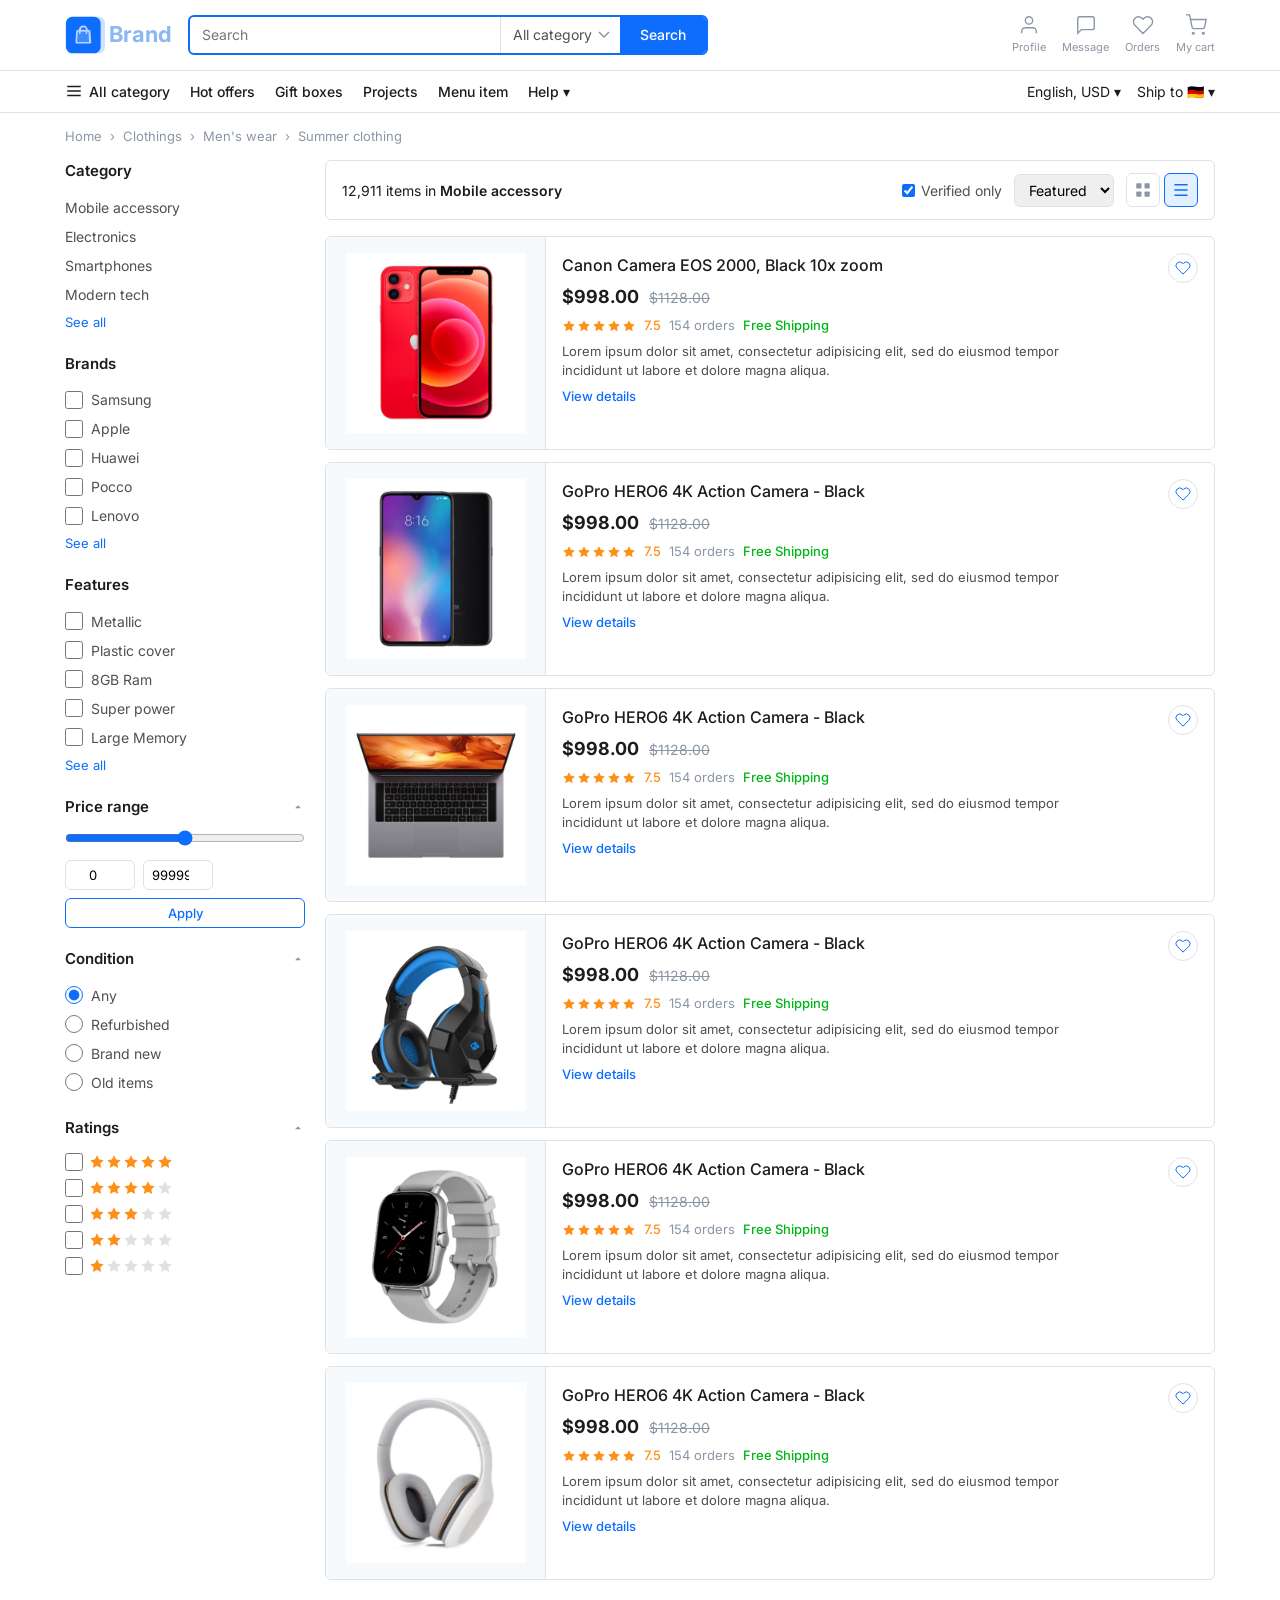
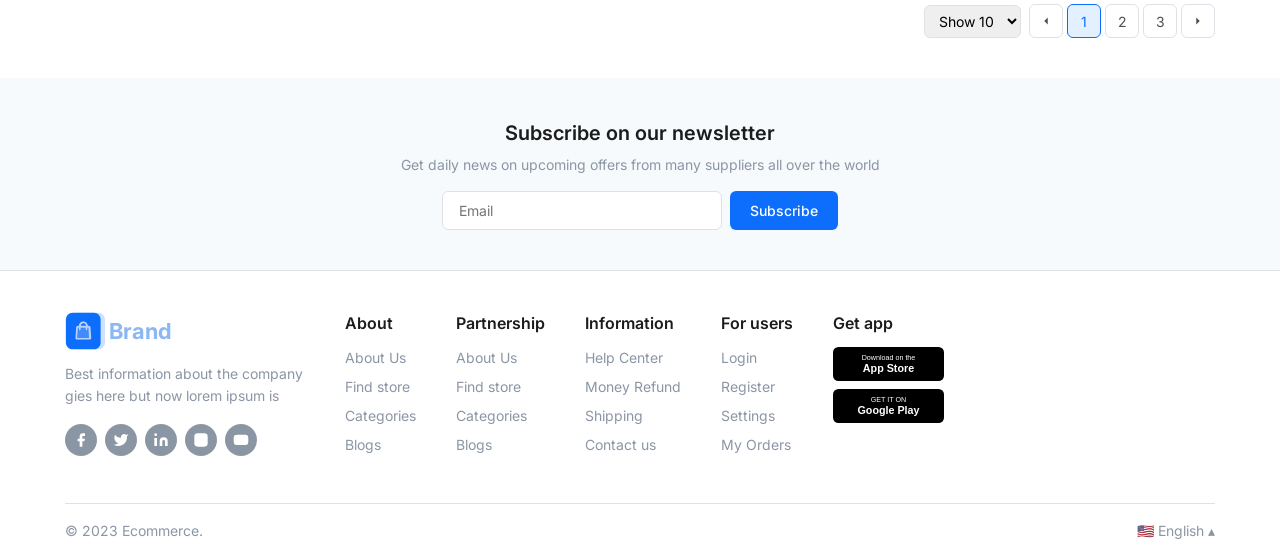
<file: listing-list.html>
<!DOCTYPE html>
<html lang="en">
<head>
<meta charset="UTF-8">
<meta name="viewport" content="width=device-width, initial-scale=1.0">
<title>Brand - Product Listing</title>
<meta name="description" content="Browse our product listings. Filter by category, brand, features, price and more.">
<link rel="stylesheet" href="css/styles.css">
</head>
<body>

<!-- HEADER -->
<header class="header-main">
<div class="container">
  <a href="index.html" class="logo">
    <svg width="40" height="40" viewBox="0 0 46 46" fill="none"><path fill-rule="evenodd" clip-rule="evenodd" d="M15.125 2H38.875C42.81 2 46 5.526 46 9.875V36.125C46 40.474 42.81 44 38.875 44H15.125C11.19 44 8 40.474 8 36.125V9.875C8 5.526 11.19 2 15.125 2Z" fill="#0D6EFD" fill-opacity="0.2"/><path fill-rule="evenodd" clip-rule="evenodd" d="M8.5 2H33.5C37.642 2 41 5.526 41 9.875V36.125C41 40.474 37.642 44 33.5 44H8.5C4.358 44 1 40.474 1 36.125V9.875C1 5.526 4.358 2 8.5 2Z" fill="#0D6EFD"/><g opacity="0.7"><path opacity="0.3" fill-rule="evenodd" clip-rule="evenodd" d="M15.985 19.191H14.96c-.05 0-.128.074-.131.12l-.755 11.847 13.496-.003-.73-11.844c-.003-.047-.083-.12-.131-.12h-.981v2.055c0 .543-.44.983-.983.983a.983.983 0 01-.983-.983V19.19H18.04v2.055c0 .543-.44.983-.983.983a.983.983 0 01-.983-.983V19.19z" fill="#fff"/><path fill-rule="evenodd" clip-rule="evenodd" d="M21.122 12c2.835 0 5.136 2.301 5.136 5.011l.98.002c1.136 0 2.072.879 2.14 1.96l.77 11.952c.068 1.081-.754 1.958-1.887 1.958H13.926c-1.132 0-1.955-.879-1.887-1.958l.77-11.953c.068-1.08 1.001-1.958 2.14-1.958h.98c0-2.713 2.303-5.011 5.014-5.011zm3.081 5.137c0-1.7-1.321-3.082-2.948-3.082-1.599 0-2.922 1.321-2.922 2.946l6.006.003-.136.072zM15.985 19.19H14.96c-.05 0-.128.074-.131.12l-.755 11.848 13.496-.003-.73-11.844c-.003-.047-.083-.12-.131-.12h-.981v2.055c0 .543-.44.983-.983.983a.983.983 0 01-.983-.983V19.19H18.04v2.055c0 .543-.44.983-.983.983a.983.983 0 01-.983-.983V19.19z" fill="#fff"/></g></svg>
    <span style="font-size:22px;font-weight:700;color:#8CB7F5;margin-left:4px">Brand</span>
  </a>
  <div class="search-bar">
    <input type="text" placeholder="Search">
    <select><option>All category</option></select>
    <button class="btn-search">Search</button>
  </div>
  <div class="header-icons">
    <a href="#"><svg viewBox="0 0 24 24" fill="none" stroke="currentColor" stroke-width="1.5"><path d="M20 21v-2a4 4 0 00-4-4H8a4 4 0 00-4 4v2"/><circle cx="12" cy="7" r="4"/></svg>Profile</a>
    <a href="#"><svg viewBox="0 0 24 24" fill="none" stroke="currentColor" stroke-width="1.5"><path d="M21 15a2 2 0 01-2 2H7l-4 4V5a2 2 0 012-2h14a2 2 0 012 2z"/></svg>Message</a>
    <a href="#"><svg viewBox="0 0 24 24" fill="none" stroke="currentColor" stroke-width="1.5"><path d="M20.84 4.61a5.5 5.5 0 00-7.78 0L12 5.67l-1.06-1.06a5.5 5.5 0 00-7.78 7.78l1.06 1.06L12 21.23l7.78-7.78 1.06-1.06a5.5 5.5 0 000-7.78z"/></svg>Orders</a>
    <a href="cart.html"><svg viewBox="0 0 24 24" fill="none" stroke="currentColor" stroke-width="1.5"><circle cx="9" cy="21" r="1"/><circle cx="20" cy="21" r="1"/><path d="M1 1h4l2.68 13.39a2 2 0 002 1.61h9.72a2 2 0 002-1.61L23 6H6"/></svg>My cart</a>
  </div>
</div>
</header>

<!-- SECONDARY NAV -->
<nav class="nav-secondary">
<div class="container">
  <div class="nav-links">
    <a href="#" class="all-category"><svg viewBox="0 0 24 24" fill="none" stroke="currentColor" stroke-width="2"><line x1="3" y1="6" x2="21" y2="6"/><line x1="3" y1="12" x2="21" y2="12"/><line x1="3" y1="18" x2="21" y2="18"/></svg> All category</a>
    <a href="#">Hot offers</a>
    <a href="#">Gift boxes</a>
    <a href="#">Projects</a>
    <a href="#">Menu item</a>
    <a href="#">Help ▾</a>
  </div>
  <div class="nav-right">
    <span class="lang">English, USD ▾</span>
    <span class="ship">Ship to 🇩🇪 ▾</span>
  </div>
</div>
</nav>

<!-- BREADCRUMB -->
<div class="breadcrumb">
<div class="container">
  <a href="index.html">Home</a> <span>›</span>
  <a href="#">Clothings</a> <span>›</span>
  <a href="#">Men's wear</a> <span>›</span>
  Summer clothing
</div>
</div>

<!-- LISTING -->
<section class="listing">
<div class="container">

  <!-- SIDEBAR -->
  <aside class="sidebar">

    <!-- Category -->
    <div class="filter-group">
      <h4>Category</h4>
      <a href="#">Mobile accessory</a>
      <a href="#">Electronics</a>
      <a href="#">Smartphones</a>
      <a href="#">Modern tech</a>
      <span class="see-all">See all</span>
    </div>

    <!-- Brands -->
    <div class="filter-group">
      <h4>Brands</h4>
      <label class="filter-check"><input type="checkbox"> Samsung</label>
      <label class="filter-check"><input type="checkbox"> Apple</label>
      <label class="filter-check"><input type="checkbox"> Huawei</label>
      <label class="filter-check"><input type="checkbox"> Pocco</label>
      <label class="filter-check"><input type="checkbox"> Lenovo</label>
      <span class="see-all">See all</span>
    </div>

    <!-- Features -->
    <div class="filter-group">
      <h4>Features</h4>
      <label class="filter-check"><input type="checkbox"> Metallic</label>
      <label class="filter-check"><input type="checkbox"> Plastic cover</label>
      <label class="filter-check"><input type="checkbox"> 8GB Ram</label>
      <label class="filter-check"><input type="checkbox"> Super power</label>
      <label class="filter-check"><input type="checkbox"> Large Memory</label>
      <span class="see-all">See all</span>
    </div>

    <!-- Price range -->
    <div class="filter-group">
      <h4 class="open">Price range <svg viewBox="0 0 24 24"><path d="M7 10l5 5 5-5z"/></svg></h4>
      <div class="price-range">
        <input type="range" min="0" max="999999" value="500000">
        <div class="price-inputs">
          <input type="number" value="0" placeholder="Min">
          <input type="number" value="999999" placeholder="Max">
        </div>
        <button class="btn-apply" style="width:100%;margin-top:8px;background:var(--white);color:var(--blue);border:1px solid var(--blue);padding:6px 16px;border-radius:var(--radius);font-size:13px;font-weight:500;cursor:pointer">Apply</button>
      </div>
    </div>

    <!-- Condition -->
    <div class="filter-group">
      <h4 class="open">Condition <svg viewBox="0 0 24 24"><path d="M7 10l5 5 5-5z"/></svg></h4>
      <label class="filter-check"><input type="radio" name="condition" checked> Any</label>
      <label class="filter-check"><input type="radio" name="condition"> Refurbished</label>
      <label class="filter-check"><input type="radio" name="condition"> Brand new</label>
      <label class="filter-check"><input type="radio" name="condition"> Old items</label>
    </div>

    <!-- Ratings -->
    <div class="filter-group">
      <h4 class="open">Ratings <svg viewBox="0 0 24 24"><path d="M7 10l5 5 5-5z"/></svg></h4>
      <label class="filter-check rating-check">
        <input type="checkbox">
        <span class="stars">
          <svg viewBox="0 0 24 24"><polygon points="12 2 15.09 8.26 22 9.27 17 14.14 18.18 21.02 12 17.77 5.82 21.02 7 14.14 2 9.27 8.91 8.26 12 2"/></svg>
          <svg viewBox="0 0 24 24"><polygon points="12 2 15.09 8.26 22 9.27 17 14.14 18.18 21.02 12 17.77 5.82 21.02 7 14.14 2 9.27 8.91 8.26 12 2"/></svg>
          <svg viewBox="0 0 24 24"><polygon points="12 2 15.09 8.26 22 9.27 17 14.14 18.18 21.02 12 17.77 5.82 21.02 7 14.14 2 9.27 8.91 8.26 12 2"/></svg>
          <svg viewBox="0 0 24 24"><polygon points="12 2 15.09 8.26 22 9.27 17 14.14 18.18 21.02 12 17.77 5.82 21.02 7 14.14 2 9.27 8.91 8.26 12 2"/></svg>
          <svg viewBox="0 0 24 24"><polygon points="12 2 15.09 8.26 22 9.27 17 14.14 18.18 21.02 12 17.77 5.82 21.02 7 14.14 2 9.27 8.91 8.26 12 2"/></svg>
        </span>
      </label>
      <label class="filter-check rating-check">
        <input type="checkbox">
        <span class="stars">
          <svg viewBox="0 0 24 24"><polygon points="12 2 15.09 8.26 22 9.27 17 14.14 18.18 21.02 12 17.77 5.82 21.02 7 14.14 2 9.27 8.91 8.26 12 2"/></svg>
          <svg viewBox="0 0 24 24"><polygon points="12 2 15.09 8.26 22 9.27 17 14.14 18.18 21.02 12 17.77 5.82 21.02 7 14.14 2 9.27 8.91 8.26 12 2"/></svg>
          <svg viewBox="0 0 24 24"><polygon points="12 2 15.09 8.26 22 9.27 17 14.14 18.18 21.02 12 17.77 5.82 21.02 7 14.14 2 9.27 8.91 8.26 12 2"/></svg>
          <svg viewBox="0 0 24 24"><polygon points="12 2 15.09 8.26 22 9.27 17 14.14 18.18 21.02 12 17.77 5.82 21.02 7 14.14 2 9.27 8.91 8.26 12 2"/></svg>
          <svg class="empty" viewBox="0 0 24 24"><polygon points="12 2 15.09 8.26 22 9.27 17 14.14 18.18 21.02 12 17.77 5.82 21.02 7 14.14 2 9.27 8.91 8.26 12 2"/></svg>
        </span>
      </label>
      <label class="filter-check rating-check">
        <input type="checkbox">
        <span class="stars">
          <svg viewBox="0 0 24 24"><polygon points="12 2 15.09 8.26 22 9.27 17 14.14 18.18 21.02 12 17.77 5.82 21.02 7 14.14 2 9.27 8.91 8.26 12 2"/></svg>
          <svg viewBox="0 0 24 24"><polygon points="12 2 15.09 8.26 22 9.27 17 14.14 18.18 21.02 12 17.77 5.82 21.02 7 14.14 2 9.27 8.91 8.26 12 2"/></svg>
          <svg viewBox="0 0 24 24"><polygon points="12 2 15.09 8.26 22 9.27 17 14.14 18.18 21.02 12 17.77 5.82 21.02 7 14.14 2 9.27 8.91 8.26 12 2"/></svg>
          <svg class="empty" viewBox="0 0 24 24"><polygon points="12 2 15.09 8.26 22 9.27 17 14.14 18.18 21.02 12 17.77 5.82 21.02 7 14.14 2 9.27 8.91 8.26 12 2"/></svg>
          <svg class="empty" viewBox="0 0 24 24"><polygon points="12 2 15.09 8.26 22 9.27 17 14.14 18.18 21.02 12 17.77 5.82 21.02 7 14.14 2 9.27 8.91 8.26 12 2"/></svg>
        </span>
      </label>
      <label class="filter-check rating-check">
        <input type="checkbox">
        <span class="stars">
          <svg viewBox="0 0 24 24"><polygon points="12 2 15.09 8.26 22 9.27 17 14.14 18.18 21.02 12 17.77 5.82 21.02 7 14.14 2 9.27 8.91 8.26 12 2"/></svg>
          <svg viewBox="0 0 24 24"><polygon points="12 2 15.09 8.26 22 9.27 17 14.14 18.18 21.02 12 17.77 5.82 21.02 7 14.14 2 9.27 8.91 8.26 12 2"/></svg>
          <svg class="empty" viewBox="0 0 24 24"><polygon points="12 2 15.09 8.26 22 9.27 17 14.14 18.18 21.02 12 17.77 5.82 21.02 7 14.14 2 9.27 8.91 8.26 12 2"/></svg>
          <svg class="empty" viewBox="0 0 24 24"><polygon points="12 2 15.09 8.26 22 9.27 17 14.14 18.18 21.02 12 17.77 5.82 21.02 7 14.14 2 9.27 8.91 8.26 12 2"/></svg>
          <svg class="empty" viewBox="0 0 24 24"><polygon points="12 2 15.09 8.26 22 9.27 17 14.14 18.18 21.02 12 17.77 5.82 21.02 7 14.14 2 9.27 8.91 8.26 12 2"/></svg>
        </span>
      </label>
      <label class="filter-check rating-check">
        <input type="checkbox">
        <span class="stars">
          <svg viewBox="0 0 24 24"><polygon points="12 2 15.09 8.26 22 9.27 17 14.14 18.18 21.02 12 17.77 5.82 21.02 7 14.14 2 9.27 8.91 8.26 12 2"/></svg>
          <svg class="empty" viewBox="0 0 24 24"><polygon points="12 2 15.09 8.26 22 9.27 17 14.14 18.18 21.02 12 17.77 5.82 21.02 7 14.14 2 9.27 8.91 8.26 12 2"/></svg>
          <svg class="empty" viewBox="0 0 24 24"><polygon points="12 2 15.09 8.26 22 9.27 17 14.14 18.18 21.02 12 17.77 5.82 21.02 7 14.14 2 9.27 8.91 8.26 12 2"/></svg>
          <svg class="empty" viewBox="0 0 24 24"><polygon points="12 2 15.09 8.26 22 9.27 17 14.14 18.18 21.02 12 17.77 5.82 21.02 7 14.14 2 9.27 8.91 8.26 12 2"/></svg>
          <svg class="empty" viewBox="0 0 24 24"><polygon points="12 2 15.09 8.26 22 9.27 17 14.14 18.18 21.02 12 17.77 5.82 21.02 7 14.14 2 9.27 8.91 8.26 12 2"/></svg>
        </span>
      </label>
    </div>

  </aside>

  <!-- MAIN -->
  <div class="listing-main">

    <!-- Listing Header -->
    <div class="listing-header">
      <span class="count">12,911 items in <b>Mobile accessory</b></span>
      <div class="listing-controls">
        <label><input type="checkbox" checked> Verified only</label>
        <select>
          <option>Featured</option>
        </select>
        <div class="view-toggle">
          <a href="listing-grid.html" title="Grid view">
            <svg viewBox="0 0 24 24" fill="currentColor"><rect x="3" y="3" width="7" height="7" rx="1"/><rect x="14" y="3" width="7" height="7" rx="1"/><rect x="3" y="14" width="7" height="7" rx="1"/><rect x="14" y="14" width="7" height="7" rx="1"/></svg>
          </a>
          <a href="listing-list.html" class="active" title="List view">
            <svg viewBox="0 0 24 24" fill="currentColor"><rect x="3" y="4" width="18" height="2" rx="1"/><rect x="3" y="11" width="18" height="2" rx="1"/><rect x="3" y="18" width="18" height="2" rx="1"/></svg>
          </a>
        </div>
      </div>
    </div>

    <!-- Products List -->
    <div class="products-list">

      <!-- Product 1 -->
      <div class="product-list-card">
        <div class="img-wrap">
          <img src="design system/Image/tech/1.jpg" alt="Canon Camera">
        </div>
        <div class="info">
          <span class="heart"><svg viewBox="0 0 24 24"><path d="M20.84 4.61a5.5 5.5 0 00-7.78 0L12 5.67l-1.06-1.06a5.5 5.5 0 00-7.78 7.78l1.06 1.06L12 21.23l7.78-7.78 1.06-1.06a5.5 5.5 0 000-7.78z"/></svg></span>
          <div class="title">Canon Camera EOS 2000, Black 10x zoom</div>
          <div><span class="price">$998.00</span> <span class="old-price">$1128.00</span></div>
          <div class="meta">
            <span class="stars">
              <svg viewBox="0 0 24 24"><polygon points="12 2 15.09 8.26 22 9.27 17 14.14 18.18 21.02 12 17.77 5.82 21.02 7 14.14 2 9.27 8.91 8.26 12 2"/></svg>
              <svg viewBox="0 0 24 24"><polygon points="12 2 15.09 8.26 22 9.27 17 14.14 18.18 21.02 12 17.77 5.82 21.02 7 14.14 2 9.27 8.91 8.26 12 2"/></svg>
              <svg viewBox="0 0 24 24"><polygon points="12 2 15.09 8.26 22 9.27 17 14.14 18.18 21.02 12 17.77 5.82 21.02 7 14.14 2 9.27 8.91 8.26 12 2"/></svg>
              <svg viewBox="0 0 24 24"><polygon points="12 2 15.09 8.26 22 9.27 17 14.14 18.18 21.02 12 17.77 5.82 21.02 7 14.14 2 9.27 8.91 8.26 12 2"/></svg>
              <svg class="empty" viewBox="0 0 24 24"><polygon points="12 2 15.09 8.26 22 9.27 17 14.14 18.18 21.02 12 17.77 5.82 21.02 7 14.14 2 9.27 8.91 8.26 12 2"/></svg>
            </span>
            <span class="val">7.5</span>
            <span class="orders">154 orders</span>
            <span class="shipping">Free Shipping</span>
          </div>
          <p class="desc">Lorem ipsum dolor sit amet, consectetur adipisicing elit, sed do eiusmod tempor incididunt ut labore et dolore magna aliqua.</p>
          <a href="#" class="view-link">View details</a>
        </div>
      </div>

      <!-- Product 2 -->
      <div class="product-list-card">
        <div class="img-wrap">
          <img src="design system/Image/tech/3.jpg" alt="GoPro HERO6">
        </div>
        <div class="info">
          <span class="heart"><svg viewBox="0 0 24 24"><path d="M20.84 4.61a5.5 5.5 0 00-7.78 0L12 5.67l-1.06-1.06a5.5 5.5 0 00-7.78 7.78l1.06 1.06L12 21.23l7.78-7.78 1.06-1.06a5.5 5.5 0 000-7.78z"/></svg></span>
          <div class="title">GoPro HERO6 4K Action Camera - Black</div>
          <div><span class="price">$998.00</span> <span class="old-price">$1128.00</span></div>
          <div class="meta">
            <span class="stars">
              <svg viewBox="0 0 24 24"><polygon points="12 2 15.09 8.26 22 9.27 17 14.14 18.18 21.02 12 17.77 5.82 21.02 7 14.14 2 9.27 8.91 8.26 12 2"/></svg>
              <svg viewBox="0 0 24 24"><polygon points="12 2 15.09 8.26 22 9.27 17 14.14 18.18 21.02 12 17.77 5.82 21.02 7 14.14 2 9.27 8.91 8.26 12 2"/></svg>
              <svg viewBox="0 0 24 24"><polygon points="12 2 15.09 8.26 22 9.27 17 14.14 18.18 21.02 12 17.77 5.82 21.02 7 14.14 2 9.27 8.91 8.26 12 2"/></svg>
              <svg viewBox="0 0 24 24"><polygon points="12 2 15.09 8.26 22 9.27 17 14.14 18.18 21.02 12 17.77 5.82 21.02 7 14.14 2 9.27 8.91 8.26 12 2"/></svg>
              <svg class="empty" viewBox="0 0 24 24"><polygon points="12 2 15.09 8.26 22 9.27 17 14.14 18.18 21.02 12 17.77 5.82 21.02 7 14.14 2 9.27 8.91 8.26 12 2"/></svg>
            </span>
            <span class="val">7.5</span>
            <span class="orders">154 orders</span>
            <span class="shipping">Free Shipping</span>
          </div>
          <p class="desc">Lorem ipsum dolor sit amet, consectetur adipisicing elit, sed do eiusmod tempor incididunt ut labore et dolore magna aliqua.</p>
          <a href="#" class="view-link">View details</a>
        </div>
      </div>

      <!-- Product 3 -->
      <div class="product-list-card">
        <div class="img-wrap">
          <img src="design system/Image/tech/7.jpg" alt="Headphones">
        </div>
        <div class="info">
          <span class="heart"><svg viewBox="0 0 24 24"><path d="M20.84 4.61a5.5 5.5 0 00-7.78 0L12 5.67l-1.06-1.06a5.5 5.5 0 00-7.78 7.78l1.06 1.06L12 21.23l7.78-7.78 1.06-1.06a5.5 5.5 0 000-7.78z"/></svg></span>
          <div class="title">GoPro HERO6 4K Action Camera - Black</div>
          <div><span class="price">$998.00</span> <span class="old-price">$1128.00</span></div>
          <div class="meta">
            <span class="stars">
              <svg viewBox="0 0 24 24"><polygon points="12 2 15.09 8.26 22 9.27 17 14.14 18.18 21.02 12 17.77 5.82 21.02 7 14.14 2 9.27 8.91 8.26 12 2"/></svg>
              <svg viewBox="0 0 24 24"><polygon points="12 2 15.09 8.26 22 9.27 17 14.14 18.18 21.02 12 17.77 5.82 21.02 7 14.14 2 9.27 8.91 8.26 12 2"/></svg>
              <svg viewBox="0 0 24 24"><polygon points="12 2 15.09 8.26 22 9.27 17 14.14 18.18 21.02 12 17.77 5.82 21.02 7 14.14 2 9.27 8.91 8.26 12 2"/></svg>
              <svg viewBox="0 0 24 24"><polygon points="12 2 15.09 8.26 22 9.27 17 14.14 18.18 21.02 12 17.77 5.82 21.02 7 14.14 2 9.27 8.91 8.26 12 2"/></svg>
              <svg class="empty" viewBox="0 0 24 24"><polygon points="12 2 15.09 8.26 22 9.27 17 14.14 18.18 21.02 12 17.77 5.82 21.02 7 14.14 2 9.27 8.91 8.26 12 2"/></svg>
            </span>
            <span class="val">7.5</span>
            <span class="orders">154 orders</span>
            <span class="shipping">Free Shipping</span>
          </div>
          <p class="desc">Lorem ipsum dolor sit amet, consectetur adipisicing elit, sed do eiusmod tempor incididunt ut labore et dolore magna aliqua.</p>
          <a href="#" class="view-link">View details</a>
        </div>
      </div>

      <!-- Product 4 -->
      <div class="product-list-card">
        <div class="img-wrap">
          <img src="design system/Image/tech/5.jpg" alt="Laptop">
        </div>
        <div class="info">
          <span class="heart"><svg viewBox="0 0 24 24"><path d="M20.84 4.61a5.5 5.5 0 00-7.78 0L12 5.67l-1.06-1.06a5.5 5.5 0 00-7.78 7.78l1.06 1.06L12 21.23l7.78-7.78 1.06-1.06a5.5 5.5 0 000-7.78z"/></svg></span>
          <div class="title">GoPro HERO6 4K Action Camera - Black</div>
          <div><span class="price">$998.00</span> <span class="old-price">$1128.00</span></div>
          <div class="meta">
            <span class="stars">
              <svg viewBox="0 0 24 24"><polygon points="12 2 15.09 8.26 22 9.27 17 14.14 18.18 21.02 12 17.77 5.82 21.02 7 14.14 2 9.27 8.91 8.26 12 2"/></svg>
              <svg viewBox="0 0 24 24"><polygon points="12 2 15.09 8.26 22 9.27 17 14.14 18.18 21.02 12 17.77 5.82 21.02 7 14.14 2 9.27 8.91 8.26 12 2"/></svg>
              <svg viewBox="0 0 24 24"><polygon points="12 2 15.09 8.26 22 9.27 17 14.14 18.18 21.02 12 17.77 5.82 21.02 7 14.14 2 9.27 8.91 8.26 12 2"/></svg>
              <svg viewBox="0 0 24 24"><polygon points="12 2 15.09 8.26 22 9.27 17 14.14 18.18 21.02 12 17.77 5.82 21.02 7 14.14 2 9.27 8.91 8.26 12 2"/></svg>
              <svg class="empty" viewBox="0 0 24 24"><polygon points="12 2 15.09 8.26 22 9.27 17 14.14 18.18 21.02 12 17.77 5.82 21.02 7 14.14 2 9.27 8.91 8.26 12 2"/></svg>
            </span>
            <span class="val">7.5</span>
            <span class="orders">154 orders</span>
            <span class="shipping">Free Shipping</span>
          </div>
          <p class="desc">Lorem ipsum dolor sit amet, consectetur adipisicing elit, sed do eiusmod tempor incididunt ut labore et dolore magna aliqua.</p>
          <a href="#" class="view-link">View details</a>
        </div>
      </div>

      <!-- Product 5 -->
      <div class="product-list-card">
        <div class="img-wrap">
          <img src="design system/Image/tech/8.jpg" alt="Smartwatch">
        </div>
        <div class="info">
          <span class="heart"><svg viewBox="0 0 24 24"><path d="M20.84 4.61a5.5 5.5 0 00-7.78 0L12 5.67l-1.06-1.06a5.5 5.5 0 00-7.78 7.78l1.06 1.06L12 21.23l7.78-7.78 1.06-1.06a5.5 5.5 0 000-7.78z"/></svg></span>
          <div class="title">GoPro HERO6 4K Action Camera - Black</div>
          <div><span class="price">$998.00</span> <span class="old-price">$1128.00</span></div>
          <div class="meta">
            <span class="stars">
              <svg viewBox="0 0 24 24"><polygon points="12 2 15.09 8.26 22 9.27 17 14.14 18.18 21.02 12 17.77 5.82 21.02 7 14.14 2 9.27 8.91 8.26 12 2"/></svg>
              <svg viewBox="0 0 24 24"><polygon points="12 2 15.09 8.26 22 9.27 17 14.14 18.18 21.02 12 17.77 5.82 21.02 7 14.14 2 9.27 8.91 8.26 12 2"/></svg>
              <svg viewBox="0 0 24 24"><polygon points="12 2 15.09 8.26 22 9.27 17 14.14 18.18 21.02 12 17.77 5.82 21.02 7 14.14 2 9.27 8.91 8.26 12 2"/></svg>
              <svg viewBox="0 0 24 24"><polygon points="12 2 15.09 8.26 22 9.27 17 14.14 18.18 21.02 12 17.77 5.82 21.02 7 14.14 2 9.27 8.91 8.26 12 2"/></svg>
              <svg class="empty" viewBox="0 0 24 24"><polygon points="12 2 15.09 8.26 22 9.27 17 14.14 18.18 21.02 12 17.77 5.82 21.02 7 14.14 2 9.27 8.91 8.26 12 2"/></svg>
            </span>
            <span class="val">7.5</span>
            <span class="orders">154 orders</span>
            <span class="shipping">Free Shipping</span>
          </div>
          <p class="desc">Lorem ipsum dolor sit amet, consectetur adipisicing elit, sed do eiusmod tempor incididunt ut labore et dolore magna aliqua.</p>
          <a href="#" class="view-link">View details</a>
        </div>
      </div>

      <!-- Product 6 -->
      <div class="product-list-card">
        <div class="img-wrap">
          <img src="design system/Image/tech/9.jpg" alt="Watch">
        </div>
        <div class="info">
          <span class="heart"><svg viewBox="0 0 24 24"><path d="M20.84 4.61a5.5 5.5 0 00-7.78 0L12 5.67l-1.06-1.06a5.5 5.5 0 00-7.78 7.78l1.06 1.06L12 21.23l7.78-7.78 1.06-1.06a5.5 5.5 0 000-7.78z"/></svg></span>
          <div class="title">GoPro HERO6 4K Action Camera - Black</div>
          <div><span class="price">$998.00</span> <span class="old-price">$1128.00</span></div>
          <div class="meta">
            <span class="stars">
              <svg viewBox="0 0 24 24"><polygon points="12 2 15.09 8.26 22 9.27 17 14.14 18.18 21.02 12 17.77 5.82 21.02 7 14.14 2 9.27 8.91 8.26 12 2"/></svg>
              <svg viewBox="0 0 24 24"><polygon points="12 2 15.09 8.26 22 9.27 17 14.14 18.18 21.02 12 17.77 5.82 21.02 7 14.14 2 9.27 8.91 8.26 12 2"/></svg>
              <svg viewBox="0 0 24 24"><polygon points="12 2 15.09 8.26 22 9.27 17 14.14 18.18 21.02 12 17.77 5.82 21.02 7 14.14 2 9.27 8.91 8.26 12 2"/></svg>
              <svg viewBox="0 0 24 24"><polygon points="12 2 15.09 8.26 22 9.27 17 14.14 18.18 21.02 12 17.77 5.82 21.02 7 14.14 2 9.27 8.91 8.26 12 2"/></svg>
              <svg class="empty" viewBox="0 0 24 24"><polygon points="12 2 15.09 8.26 22 9.27 17 14.14 18.18 21.02 12 17.77 5.82 21.02 7 14.14 2 9.27 8.91 8.26 12 2"/></svg>
            </span>
            <span class="val">7.5</span>
            <span class="orders">154 orders</span>
            <span class="shipping">Free Shipping</span>
          </div>
          <p class="desc">Lorem ipsum dolor sit amet, consectetur adipisicing elit, sed do eiusmod tempor incididunt ut labore et dolore magna aliqua.</p>
          <a href="#" class="view-link">View details</a>
        </div>
      </div>

    </div>

    <!-- Pagination -->
    <div class="pagination">
      <select><option>Show 10</option></select>
      <div class="page-nums">
        <a href="#"><svg viewBox="0 0 24 24"><path d="M15 18l-6-6 6-6"/></svg></a>
        <a href="#" class="active">1</a>
        <a href="#">2</a>
        <a href="#">3</a>
        <a href="#"><svg viewBox="0 0 24 24"><path d="M9 18l6-6-6-6"/></svg></a>
      </div>
    </div>

  </div>

</div>
</section>

<!-- NEWSLETTER -->
<section class="newsletter">
<div class="container">
  <h3>Subscribe on our newsletter</h3>
  <p>Get daily news on upcoming offers from many suppliers all over the world</p>
  <div class="newsletter-form">
    <input type="email" placeholder="Email">
    <button type="button">Subscribe</button>
  </div>
</div>
</section>

<!-- FOOTER -->
<footer class="footer">
<div class="container">
  <div class="footer-top">
    <div class="footer-brand">
      <a href="index.html" class="logo">
        <svg width="40" height="40" viewBox="0 0 46 46" fill="none"><path fill-rule="evenodd" clip-rule="evenodd" d="M15.125 2H38.875C42.81 2 46 5.526 46 9.875V36.125C46 40.474 42.81 44 38.875 44H15.125C11.19 44 8 40.474 8 36.125V9.875C8 5.526 11.19 2 15.125 2Z" fill="#0D6EFD" fill-opacity="0.2"/><path fill-rule="evenodd" clip-rule="evenodd" d="M8.5 2H33.5C37.642 2 41 5.526 41 9.875V36.125C41 40.474 37.642 44 33.5 44H8.5C4.358 44 1 40.474 1 36.125V9.875C1 5.526 4.358 2 8.5 2Z" fill="#0D6EFD"/><g opacity="0.7"><path opacity="0.3" fill-rule="evenodd" clip-rule="evenodd" d="M15.985 19.191H14.96c-.05 0-.128.074-.131.12l-.755 11.847 13.496-.003-.73-11.844c-.003-.047-.083-.12-.131-.12h-.981v2.055c0 .543-.44.983-.983.983a.983.983 0 01-.983-.983V19.19H18.04v2.055c0 .543-.44.983-.983.983a.983.983 0 01-.983-.983V19.19z" fill="#fff"/><path fill-rule="evenodd" clip-rule="evenodd" d="M21.122 12c2.835 0 5.136 2.301 5.136 5.011l.98.002c1.136 0 2.072.879 2.14 1.96l.77 11.952c.068 1.081-.754 1.958-1.887 1.958H13.926c-1.132 0-1.955-.879-1.887-1.958l.77-11.953c.068-1.08 1.001-1.958 2.14-1.958h.98c0-2.713 2.303-5.011 5.014-5.011zm3.081 5.137c0-1.7-1.321-3.082-2.948-3.082-1.599 0-2.922 1.321-2.922 2.946l6.006.003-.136.072zM15.985 19.19H14.96c-.05 0-.128.074-.131.12l-.755 11.848 13.496-.003-.73-11.844c-.003-.047-.083-.12-.131-.12h-.981v2.055c0 .543-.44.983-.983.983a.983.983 0 01-.983-.983V19.19H18.04v2.055c0 .543-.44.983-.983.983a.983.983 0 01-.983-.983V19.19z" fill="#fff"/></g></svg>
        <span style="font-size:22px;font-weight:700;color:#8CB7F5;margin-left:4px">Brand</span>
      </a>
      <p>Best information about the company gies here but now lorem ipsum is</p>
      <div class="footer-social">
        <a href="#"><svg viewBox="0 0 24 24"><path d="M18 2h-3a5 5 0 00-5 5v3H7v4h3v8h4v-8h3l1-4h-4V7a1 1 0 011-1h3z"/></svg></a>
        <a href="#"><svg viewBox="0 0 24 24"><path d="M23 3a10.9 10.9 0 01-3.14 1.53 4.48 4.48 0 00-7.86 3v1A10.66 10.66 0 013 4s-4 9 5 13a11.64 11.64 0 01-7 2c9 5 20 0 20-11.5a4.5 4.5 0 00-.08-.83A7.72 7.72 0 0023 3z"/></svg></a>
        <a href="#"><svg viewBox="0 0 24 24"><path d="M16 8a6 6 0 016 6v7h-4v-7a2 2 0 00-2-2 2 2 0 00-2 2v7h-4v-7a6 6 0 016-6z"/><rect x="2" y="9" width="4" height="12"/><circle cx="4" cy="4" r="2"/></svg></a>
        <a href="#"><svg viewBox="0 0 24 24"><rect x="2" y="2" width="20" height="20" rx="5"/><path d="M16 11.37A4 4 0 1112.63 8 4 4 0 0116 11.37z"/><circle cx="17.5" cy="6.5" r="1.5"/></svg></a>
        <a href="#"><svg viewBox="0 0 24 24"><path d="M22.54 6.42a2.78 2.78 0 00-1.94-2C18.88 4 12 4 12 4s-6.88 0-8.6.46a2.78 2.78 0 00-1.94 2A29 29 0 001 11.75a29 29 0 00.46 5.33A2.78 2.78 0 003.4 19.1C5.12 19.56 12 19.56 12 19.56s6.88 0 8.6-.46a2.78 2.78 0 001.94-2 29 29 0 00.46-5.25 29 29 0 00-.46-5.43z"/><polygon points="9.75 15.02 15.5 11.75 9.75 8.48 9.75 15.02"/></svg></a>
      </div>
    </div>
    <div class="footer-col"><h4>About</h4><a href="#">About Us</a><a href="#">Find store</a><a href="#">Categories</a><a href="#">Blogs</a></div>
    <div class="footer-col"><h4>Partnership</h4><a href="#">About Us</a><a href="#">Find store</a><a href="#">Categories</a><a href="#">Blogs</a></div>
    <div class="footer-col"><h4>Information</h4><a href="#">Help Center</a><a href="#">Money Refund</a><a href="#">Shipping</a><a href="#">Contact us</a></div>
    <div class="footer-col"><h4>For users</h4><a href="#">Login</a><a href="#">Register</a><a href="#">Settings</a><a href="#">My Orders</a></div>
    <div class="footer-col"><h4>Get app</h4><div class="footer-apps"><img src="data:image/svg+xml,%3Csvg xmlns='http://www.w3.org/2000/svg' width='124' height='38' rx='6'%3E%3Crect width='124' height='38' rx='6' fill='%23000'/%3E%3Ctext x='62' y='15' text-anchor='middle' fill='%23fff' font-size='8' font-family='sans-serif'%3EDownload on the%3C/text%3E%3Ctext x='62' y='28' text-anchor='middle' fill='%23fff' font-size='12' font-weight='bold' font-family='sans-serif'%3EApp Store%3C/text%3E%3C/svg%3E" alt="App Store"><img src="data:image/svg+xml,%3Csvg xmlns='http://www.w3.org/2000/svg' width='124' height='38' rx='6'%3E%3Crect width='124' height='38' rx='6' fill='%23000'/%3E%3Ctext x='62' y='15' text-anchor='middle' fill='%23fff' font-size='8' font-family='sans-serif'%3EGET IT ON%3C/text%3E%3Ctext x='62' y='28' text-anchor='middle' fill='%23fff' font-size='12' font-weight='bold' font-family='sans-serif'%3EGoogle Play%3C/text%3E%3C/svg%3E" alt="Google Play"></div></div>
  </div>
  <div class="footer-bottom">
    <span>© 2023 Ecommerce.</span>
    <span class="lang-sel">🇺🇸 English ▴</span>
  </div>
</div>
</footer>

<script src="js/main.js"></script>
</body>
</html>
</file>
<file: css/styles.css>
@import url('variables.css');
@import url('layout.css');
@import url('home.css');
@import url('listing.css');
@import url('detail.css');
@import url('cart.css');
</file>
